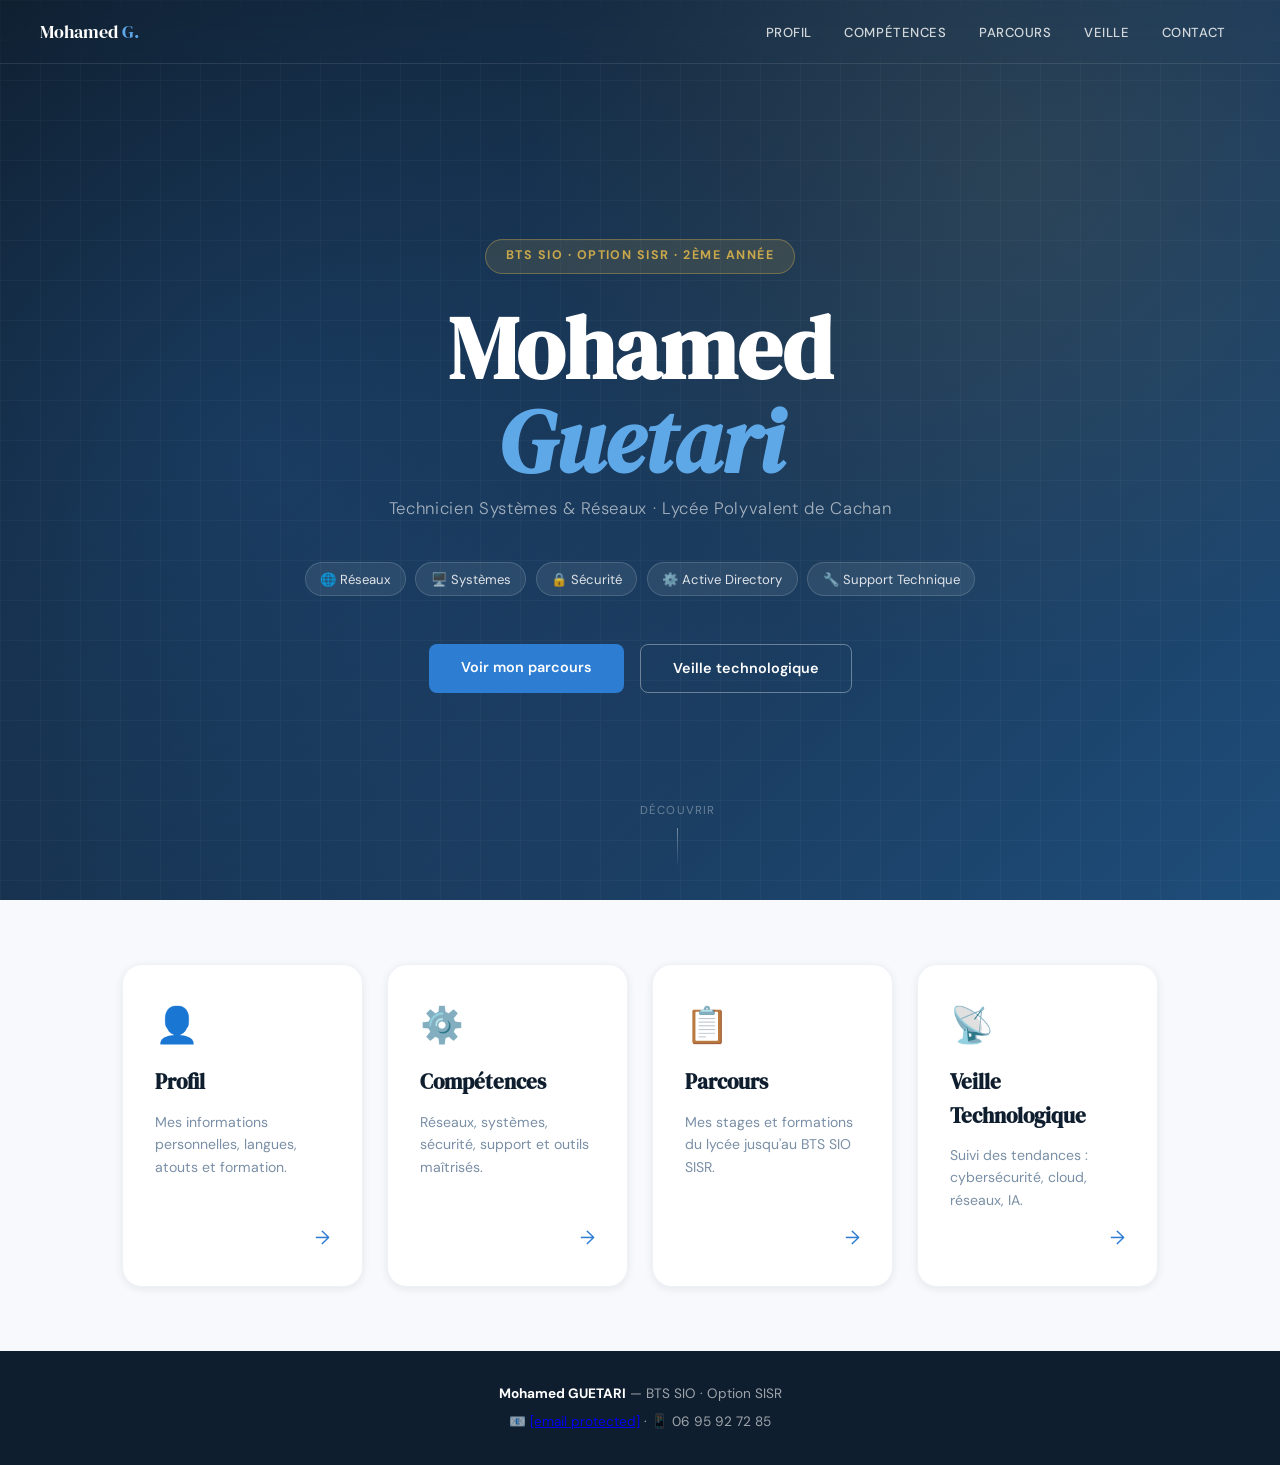
<file: index.html>
<!DOCTYPE html>
<html lang="fr">
<head>
<meta charset="UTF-8">
<meta name="viewport" content="width=device-width, initial-scale=1.0">
<title>Portfolio – Mohamed GUETARI</title>
<link rel="stylesheet" href="shared.css">
<style>
body { padding-top: 0; }
#hero {
  min-height: 100vh;
  background: linear-gradient(135deg, var(--navy) 0%, var(--blue) 60%, #1e4d7a 100%);
  display: flex; align-items: center; justify-content: center;
  text-align: center; padding: 6rem 2rem 4rem;
  position: relative; overflow: hidden;
}
#hero::before {
  content: ''; position: absolute; inset: 0;
  background-image:
    radial-gradient(circle at 20% 50%, rgba(45,125,210,0.18) 0%, transparent 50%),
    radial-gradient(circle at 80% 20%, rgba(201,168,76,0.1) 0%, transparent 40%);
}
.hero-grid {
  position: absolute; inset: 0; opacity: 0.04;
  background-image: linear-gradient(var(--gray-300) 1px, transparent 1px),
                    linear-gradient(90deg, var(--gray-300) 1px, transparent 1px);
  background-size: 40px 40px;
}
.hero-content { position: relative; z-index: 1; max-width: 720px; }
.hero-badge {
  display: inline-block;
  background: rgba(201,168,76,0.15); border: 1px solid rgba(201,168,76,0.4);
  color: var(--gold); font-size: 0.78rem; font-weight: 700;
  letter-spacing: 0.12em; text-transform: uppercase;
  padding: 0.4rem 1.2rem; border-radius: 50px; margin-bottom: 1.8rem;
  animation: fadeUp 0.6s ease both;
}
.hero-name {
  font-family: 'DM Serif Display', serif;
  font-size: clamp(3rem, 8vw, 5.5rem);
  color: white; line-height: 1.05; margin-bottom: 0.5rem;
  animation: fadeUp 0.6s 0.1s ease both;
}
.hero-name em { color: var(--accent-light); font-style: italic; }
.hero-title {
  font-size: 1.05rem; color: rgba(255,255,255,0.6);
  font-weight: 300; margin-bottom: 2.5rem;
  animation: fadeUp 0.6s 0.2s ease both;
  letter-spacing: 0.04em;
}
.hero-tags {
  display: flex; flex-wrap: wrap; gap: 0.6rem;
  justify-content: center; margin-bottom: 3rem;
  animation: fadeUp 0.6s 0.3s ease both;
}
.tag {
  background: rgba(255,255,255,0.08); border: 1px solid rgba(255,255,255,0.15);
  color: rgba(255,255,255,0.85); font-size: 0.82rem;
  padding: 0.35rem 0.9rem; border-radius: 50px;
}
.hero-cta {
  display: flex; gap: 1rem; flex-wrap: wrap; justify-content: center;
  animation: fadeUp 0.6s 0.4s ease both;
}
.btn {
  display: inline-block; padding: 0.75rem 2rem;
  border-radius: 8px; font-weight: 600; font-size: 0.9rem;
  text-decoration: none; transition: all 0.25s;
}
.btn-primary { background: var(--accent); color: white; }
.btn-primary:hover { background: var(--accent-light); transform: translateY(-2px); box-shadow: 0 8px 20px rgba(45,125,210,0.4); }
.btn-outline { background: transparent; border: 1.5px solid rgba(255,255,255,0.35); color: white; }
.btn-outline:hover { border-color: white; transform: translateY(-2px); }

.hero-scroll {
  position: absolute; bottom: 2rem; left: 50%; transform: translateX(-50%);
  display: flex; flex-direction: column; align-items: center; gap: 0.5rem;
  animation: fadeUp 0.6s 0.9s ease both;
}
.hero-scroll span { color: rgba(255,255,255,0.35); font-size: 0.72rem; letter-spacing: 0.1em; text-transform: uppercase; }
.scroll-line {
  width: 1px; height: 40px;
  background: linear-gradient(to bottom, rgba(255,255,255,0.4), transparent);
  animation: scrollPulse 2s ease-in-out infinite;
}
@keyframes scrollPulse { 0%,100%{opacity:.4} 50%{opacity:1} }

/* NAV inside hero page */
nav { background: transparent; border-bottom: 1px solid rgba(255,255,255,0.1); box-shadow: none; }
nav.scrolled { background: rgba(255,255,255,0.95); border-bottom-color: var(--gray-100); box-shadow: var(--shadow-sm); }
nav.scrolled .nav-logo { color: var(--navy); }
nav.scrolled .nav-links a { color: var(--gray-700); }
.nav-logo-hero { font-family: 'DM Serif Display', serif; font-size: 1.15rem; color: white; text-decoration: none; }
.nav-logo-hero span { color: var(--accent-light); }
.nav-links-hero a { color: rgba(255,255,255,0.8); }
.nav-links-hero a:hover { color: white; background: rgba(255,255,255,0.1); }

/* CARDS GRID */
.pages-grid {
  display: grid; grid-template-columns: repeat(auto-fit, minmax(230px, 1fr));
  gap: 1.5rem; max-width: 1100px; margin: 4rem auto; padding: 0 2rem;
}
.page-card {
  background: white; border-radius: var(--radius-lg);
  padding: 2rem; text-decoration: none; color: var(--text);
  border: 1px solid var(--gray-100); box-shadow: var(--shadow-sm);
  transition: all 0.25s; display: flex; flex-direction: column; gap: 0.75rem;
  animation: fadeUp 0.5s ease both;
}
.page-card:hover { transform: translateY(-5px); box-shadow: var(--shadow-lg); border-color: var(--accent-light); }
.page-card-icon { font-size: 2.2rem; }
.page-card h3 { font-family: 'DM Serif Display', serif; font-size: 1.3rem; color: var(--navy); }
.page-card p { font-size: 0.88rem; color: var(--gray-500); flex: 1; }
.page-card-arrow { font-size: 1.2rem; color: var(--accent); align-self: flex-end; transition: transform 0.2s; }
.page-card:hover .page-card-arrow { transform: translateX(4px); }
</style>
</head>
<body>
<nav id="mainNav">
  <a href="index.html" class="nav-logo-hero">Mohamed <span>G.</span></a>
  <ul class="nav-links nav-links-hero">
    <li><a href="profil.html">Profil</a></li>
    <li><a href="competences.html">Compétences</a></li>
    <li><a href="parcours.html">Parcours</a></li>
    <li><a href="veille.html">Veille</a></li>
    <li><a href="contact on website.html">Contact</a></li>
  </ul>
</nav>

<section id="hero">
  <div class="hero-grid"></div>
  <div class="hero-content">
    <div class="hero-badge">BTS SIO · Option SISR · 2ème année</div>
    <h1 class="hero-name">Mohamed<br><em>Guetari</em></h1>
    <p class="hero-title">Technicien Systèmes & Réseaux · Lycée Polyvalent de Cachan</p>
    <div class="hero-tags">
      <span class="tag">🌐 Réseaux</span>
      <span class="tag">🖥️ Systèmes</span>
      <span class="tag">🔒 Sécurité</span>
      <span class="tag">⚙️ Active Directory</span>
      <span class="tag">🔧 Support Technique</span>
    </div>
    <div class="hero-cta">
      <a href="parcours.html" class="btn btn-primary">Voir mon parcours</a>
      <a href="veille.html" class="btn btn-outline">Veille technologique</a>
    </div>
  </div>
  <div class="hero-scroll">
    <span>Découvrir</span>
    <div class="scroll-line"></div>
  </div>
</section>

<div class="pages-grid">
  <a href="profil.html" class="page-card" style="animation-delay:0.1s">
    <div class="page-card-icon">👤</div>
    <h3>Profil</h3>
    <p>Mes informations personnelles, langues, atouts et formation.</p>
    <div class="page-card-arrow">→</div>
  </a>
  <a href="competences.html" class="page-card" style="animation-delay:0.2s">
    <div class="page-card-icon">⚙️</div>
    <h3>Compétences</h3>
    <p>Réseaux, systèmes, sécurité, support et outils maîtrisés.</p>
    <div class="page-card-arrow">→</div>
  </a>
  <a href="parcours.html" class="page-card" style="animation-delay:0.3s">
    <div class="page-card-icon">📋</div>
    <h3>Parcours</h3>
    <p>Mes stages et formations du lycée jusqu'au BTS SIO SISR.</p>
    <div class="page-card-arrow">→</div>
  </a>
  <a href="veille.html" class="page-card" style="animation-delay:0.4s">
    <div class="page-card-icon">📡</div>
    <h3>Veille Technologique</h3>
    <p>Suivi des tendances : cybersécurité, cloud, réseaux, IA.</p>
    <div class="page-card-arrow">→</div>
  </a>
</div>

<footer>
  <p><strong>Mohamed GUETARI</strong> — BTS SIO · Option SISR</p>
  <p style="margin-top:0.4rem">📧 <a href="/cdn-cgi/l/email-protection" class="__cf_email__" data-cfemail="a0cdcfc8c1cdc5c4c7d5c5d4c1d2c99695e0c7cdc1c9cc8ec3cfcd">[email&#160;protected]</a> · 📱 06 95 92 72 85</p>
</footer>

<script data-cfasync="false" src="/cdn-cgi/scr
</file>
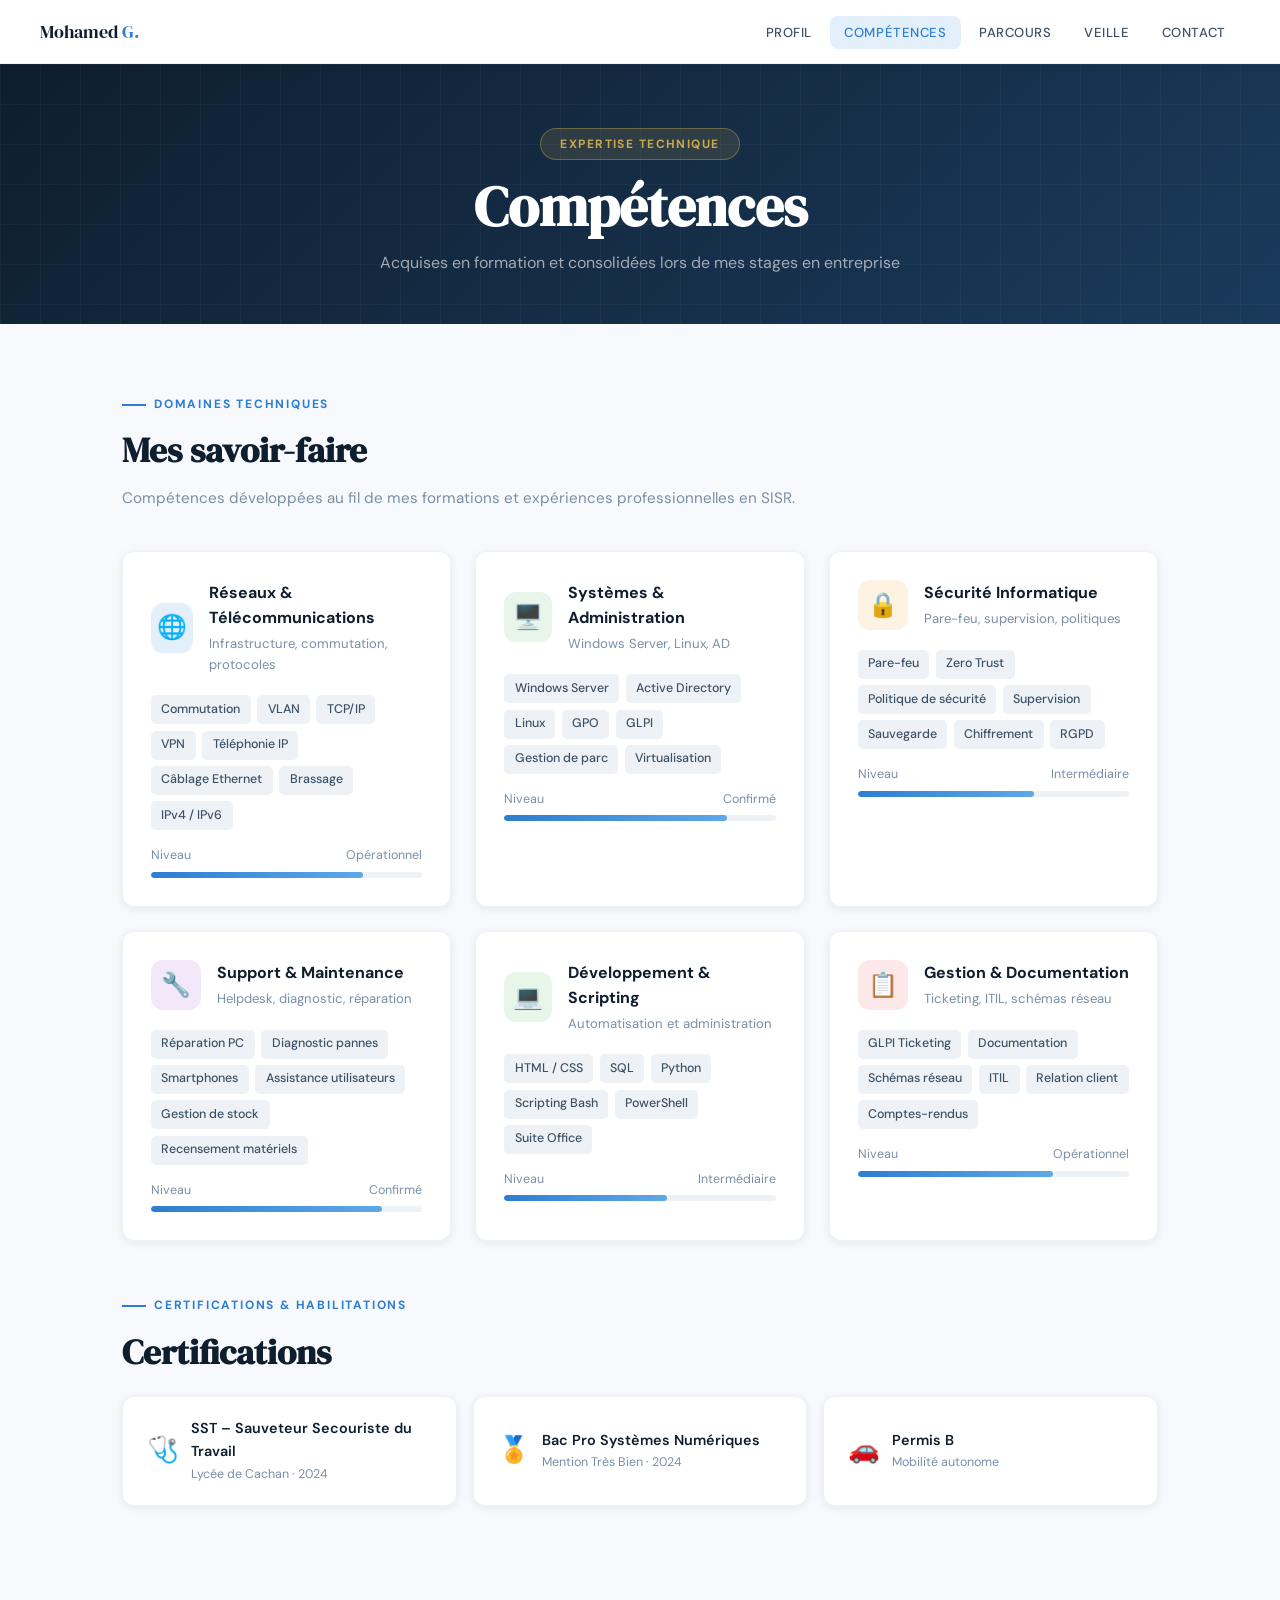
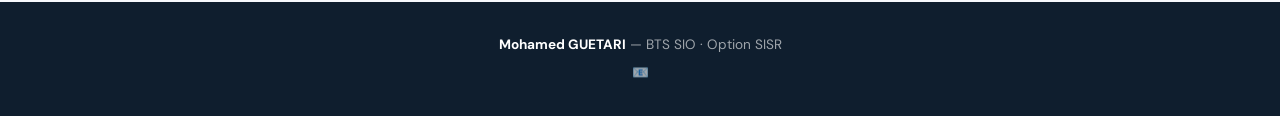
<file: competences.html>
<!DOCTYPE html>
<html lang="fr">
<head>
<meta charset="UTF-8">
<meta name="viewport" content="width=device-width, initial-scale=1.0">
<title>Compétences – Mohamed GUETARI</title>
<link rel="stylesheet" href="shared.css">
<style>
.skills-grid { display: grid; grid-template-columns: repeat(auto-fit, minmax(300px, 1fr)); gap: 1.5rem; margin-bottom: 3rem; }
.skill-card {
  background: white; border-radius: var(--radius); padding: 1.75rem;
  border: 1px solid var(--gray-100); box-shadow: var(--shadow-sm);
  transition: transform 0.25s, box-shadow 0.25s;
}
.skill-card:hover { transform: translateY(-4px); box-shadow: var(--shadow-md); }
.skill-card-top { display: flex; align-items: center; gap: 1rem; margin-bottom: 1.25rem; }
.skill-icon {
  width: 50px; height: 50px; border-radius: 12px;
  display: flex; align-items: center; justify-content: center; font-size: 1.5rem;
}
.skill-card h3 { font-size: 1rem; font-weight: 700; color: var(--navy); }
.skill-card .skill-desc { font-size: 0.82rem; color: var(--gray-500); margin-top: 0.15rem; }
.skill-tags { display: flex; flex-wrap: wrap; gap: 0.4rem; }
.skill-tag {
  background: var(--gray-100); color: var(--gray-700);
  font-size: 0.78rem; padding: 0.28rem 0.65rem; border-radius: 5px; font-weight: 500;
}

/* Barre de niveau */
.skill-bar { margin-top: 1rem; }
.skill-bar-label { display: flex; justify-content: space-between; font-size: 0.78rem; color: var(--gray-500); margin-bottom: 0.35rem; }
.skill-bar-track { height: 6px; background: var(--gray-100); border-radius: 50px; overflow: hidden; }
.skill-bar-fill { height: 100%; border-radius: 50px; background: linear-gradient(90deg, var(--accent), var(--accent-light)); transition: width 1.2s cubic-bezier(.4,0,.2,1); }

/* Tableau certifications */
.cert-section { margin-top: 1rem; }
.cert-grid { display: grid; grid-template-columns: repeat(auto-fit, minmax(220px, 1fr)); gap: 1rem; }
.cert-card {
  background: white; border-radius: var(--radius); padding: 1.25rem 1.5rem;
  border: 1px solid var(--gray-100); display: flex; gap: 0.75rem; align-items: center;
  box-shadow: var(--shadow-sm);
}
.cert-card-icon { font-size: 1.6rem; }
.cert-name { font-weight: 600; color: var(--navy); font-size: 0.9rem; }
.cert-sub { font-size: 0.78rem; color: var(--gray-500); margin-top: 0.1rem; }
</style>
</head>
<body>
<nav>
  <a href="index.html" class="nav-logo">Mohamed <span>G.</span></a>
  <ul class="nav-links">
    <li><a href="profil.html">Profil</a></li>
    <li><a href="competences.html" class="active">Compétences</a></li>
    <li><a href="parcours.html">Parcours</a></li>
    <li><a href="veille.html">Veille</a></li>
    <li><a href="contact on website.html">Contact</a></li>
  </ul>
</nav>

<div class="page-header">
  <div class="page-header-badge">Expertise technique</div>
  <h1>Compétences</h1>
  <p>Acquises en formation et consolidées lors de mes stages en entreprise</p>
</div>

<div class="content">

  <div class="section-label">Domaines techniques</div>
  <h2 class="section-title">Mes savoir-faire</h2>
  <p class="section-sub">Compétences développées au fil de mes formations et expériences professionnelles en SISR.</p>

  <div class="skills-grid">

    <div class="skill-card fade" style="animation-delay:0.05s">
      <div class="skill-card-top">
        <div class="skill-icon" style="background:#e3f0fb">🌐</div>
        <div><h3>Réseaux & Télécommunications</h3><div class="skill-desc">Infrastructure, commutation, protocoles</div></div>
      </div>
      <div class="skill-tags">
        <span class="skill-tag">Commutation</span>
        <span class="skill-tag">VLAN</span>
        <span class="skill-tag">TCP/IP</span>
        <span class="skill-tag">VPN</span>
        <span class="skill-tag">Téléphonie IP</span>
        <span class="skill-tag">Câblage Ethernet</span>
        <span class="skill-tag">Brassage</span>
        <span class="skill-tag">IPv4 / IPv6</span>
      </div>
      <div class="skill-bar">
        <div class="skill-bar-label"><span>Niveau</span><span>Opérationnel</span></div>
        <div class="skill-bar-track"><div class="skill-bar-fill" style="width:78%"></div></div>
      </div>
    </div>

    <div class="skill-card fade" style="animation-delay:0.1s">
      <div class="skill-card-top">
        <div class="skill-icon" style="background:#e8f5e9">🖥️</div>
        <div><h3>Systèmes & Administration</h3><div class="skill-desc">Windows Server, Linux, AD</div></div>
      </div>
      <div class="skill-tags">
        <span class="skill-tag">Windows Server</span>
        <span class="skill-tag">Active Directory</span>
        <span class="skill-tag">Linux</span>
        <span class="skill-tag">GPO</span>
        <span class="skill-tag">GLPI</span>
        <span class="skill-tag">Gestion de parc</span>
        <span class="skill-tag">Virtualisation</span>
      </div>
      <div class="skill-bar">
        <div class="skill-bar-label"><span>Niveau</span><span>Confirmé</span></div>
        <div class="skill-bar-track"><div class="skill-bar-fill" style="width:82%"></div></div>
      </div>
    </div>

    <div class="skill-card fade" style="animation-delay:0.15s">
      <div class="skill-card-top">
        <div class="skill-icon" style="background:#fef3e2">🔒</div>
        <div><h3>Sécurité Informatique</h3><div class="skill-desc">Pare-feu, supervision, politiques</div></div>
      </div>
      <div class="skill-tags">
        <span class="skill-tag">Pare-feu</span>
        <span class="skill-tag">Zero Trust</span>
        <span class="skill-tag">Politique de sécurité</span>
        <span class="skill-tag">Supervision</span>
        <span class="skill-tag">Sauvegarde</span>
        <span class="skill-tag">Chiffrement</span>
        <span class="skill-tag">RGPD</span>
      </div>
      <div class="skill-bar">
        <div class="skill-bar-label"><span>Niveau</span><span>Intermédiaire</span></div>
        <div class="skill-bar-track"><div class="skill-bar-fill" style="width:65%"></div></div>
      </div>
    </div>

    <div class="skill-card fade" style="animation-delay:0.2s">
      <div class="skill-card-top">
        <div class="skill-icon" style="background:#f3e8f9">🔧</div>
        <div><h3>Support & Maintenance</h3><div class="skill-desc">Helpdesk, diagnostic, réparation</div></div>
      </div>
      <div class="skill-tags">
        <span class="skill-tag">Réparation PC</span>
        <span class="skill-tag">Diagnostic pannes</span>
        <span class="skill-tag">Smartphones</span>
        <span class="skill-tag">Assistance utilisateurs</span>
        <span class="skill-tag">Gestion de stock</span>
        <span class="skill-tag">Recensement matériels</span>
      </div>
      <div class="skill-bar">
        <div class="skill-bar-label"><span>Niveau</span><span>Confirmé</span></div>
        <div class="skill-bar-track"><div class="skill-bar-fill" style="width:85%"></div></div>
      </div>
    </div>

    <div class="skill-card fade" style="animation-delay:0.25s">
      <div class="skill-card-top">
        <div class="skill-icon" style="background:#e8f5e9">💻</div>
        <div><h3>Développement & Scripting</h3><div class="skill-desc">Automatisation et administration</div></div>
      </div>
      <div class="skill-tags">
        <span class="skill-tag">HTML / CSS</span>
        <span class="skill-tag">SQL</span>
        <span class="skill-tag">Python</span>
        <span class="skill-tag">Scripting Bash</span>
        <span class="skill-tag">PowerShell</span>
        <span class="skill-tag">Suite Office</span>
      </div>
      <div class="skill-bar">
        <div class="skill-bar-label"><span>Niveau</span><span>Intermédiaire</span></div>
        <div class="skill-bar-track"><div class="skill-bar-fill" style="width:60%"></div></div>
      </div>
    </div>

    <div class="skill-card fade" style="animation-delay:0.3s">
      <div class="skill-card-top">
        <div class="skill-icon" style="background:#fce8e8">📋</div>
        <div><h3>Gestion & Documentation</h3><div class="skill-desc">Ticketing, ITIL, schémas réseau</div></div>
      </div>
      <div class="skill-tags">
        <span class="skill-tag">GLPI Ticketing</span>
        <span class="skill-tag">Documentation</span>
        <span class="skill-tag">Schémas réseau</span>
        <span class="skill-tag">ITIL</span>
        <span class="skill-tag">Relation client</span>
        <span class="skill-tag">Comptes-rendus</span>
      </div>
      <div class="skill-bar">
        <div class="skill-bar-label"><span>Niveau</span><span>Opérationnel</span></div>
        <div class="skill-bar-track"><div class="skill-bar-fill" style="width:72%"></div></div>
      </div>
    </div>

  </div>

  <!-- Certifications / formations complémentaires -->
  <div class="section-label">Certifications & habilitations</div>
  <h2 class="section-title">Certifications</h2>
  <div class="cert-grid cert-section fade">
    <div class="cert-card">
      <div class="cert-card-icon">🩺</div>
      <div><div class="cert-name">SST – Sauveteur Secouriste du Travail</div><div class="cert-sub">Lycée de Cachan · 2024</div></div>
    </div>
    <div class="cert-card">
      <div class="cert-card-icon">🏅</div>
      <div><div class="cert-name">Bac Pro Systèmes Numériques</div><div class="cert-sub">Mention Très Bien · 2024</div></div>
    </div>
    <div class="cert-card">
      <div class="cert-card-icon">🚗</div>
      <div><div class="cert-name">Permis B</div><div class="cert-sub">Mobilité autonome</div></div>
    </div>
  </div>

</div>

<footer>
  <p><strong>Mohamed GUETARI</strong> — BTS SIO · Option SISR</p>
  <p style="margin-top:0.4rem">📧 <a href="/cdn-cgi/l/email-protection" class="__cf_email__" data-cfemail="bbd6d4d
</file>
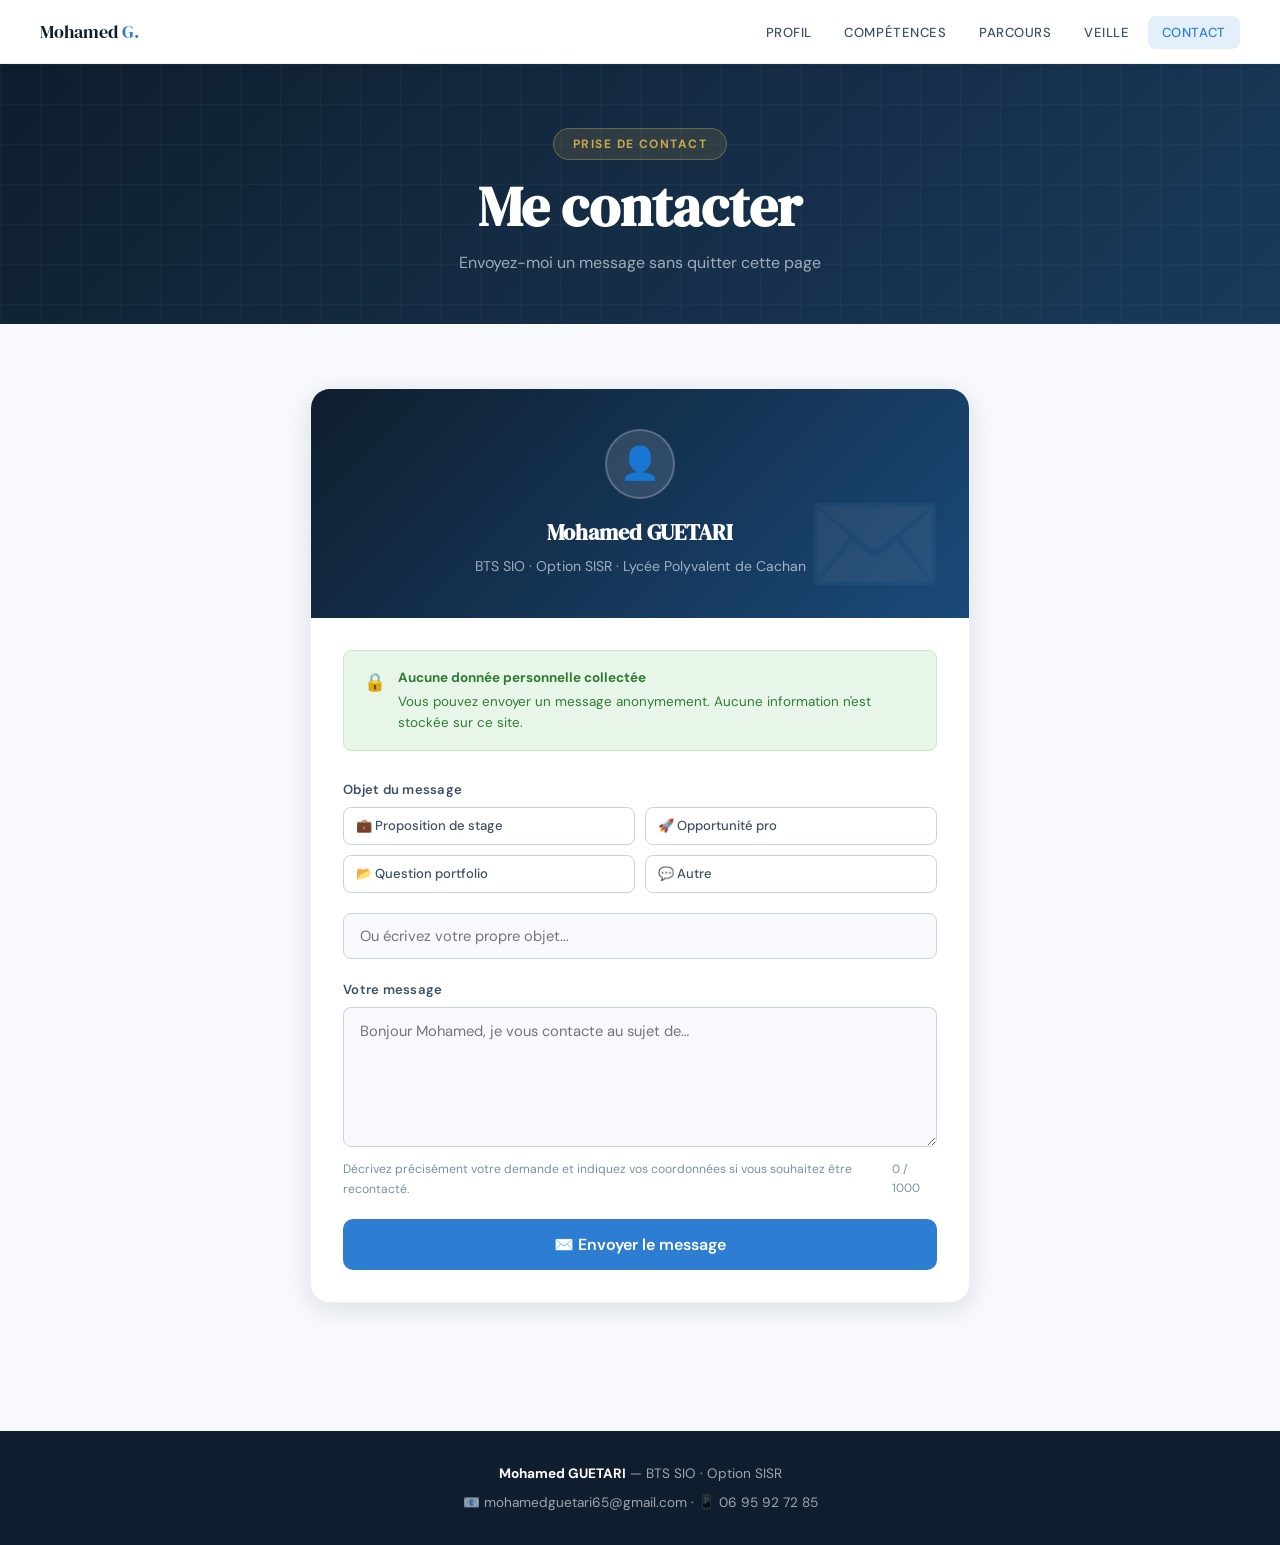
<file: contact on website.html>
<!DOCTYPE html>
<html lang="fr">
<head>
<meta charset="UTF-8">
<meta name="viewport" content="width=device-width, initial-scale=1.0">
<title>Contact – Mohamed GUETARI</title>
<link rel="stylesheet" href="shared.css">
<style>

.contact-wrapper { max-width: 660px; margin: 0 auto; }

.contact-card {
  background: white; border-radius: var(--radius-lg);
  border: 1px solid var(--gray-100); box-shadow: var(--shadow-md);
  overflow: hidden; margin-bottom: 2rem;
}

.contact-card-top {
  background: linear-gradient(135deg, var(--navy), #1a4a7a);
  padding: 2.5rem; text-align: center; position: relative; overflow: hidden;
}
.contact-card-top::before {
  content: '✉️'; position: absolute; right: 1.5rem; bottom: -1rem;
  font-size: 7rem; opacity: 0.07; pointer-events: none;
}
.contact-avatar {
  width: 70px; height: 70px; border-radius: 50%;
  background: rgba(255,255,255,0.12); border: 2px solid rgba(255,255,255,0.2);
  display: flex; align-items: center; justify-content: center;
  font-size: 2rem; margin: 0 auto 1rem;
}
.contact-card-top h2 { font-family: 'DM Serif Display', serif; color: white; font-size: 1.4rem; }
.contact-card-top p { color: rgba(255,255,255,0.6); font-size: 0.88rem; margin-top: 0.3rem; }

.contact-card-body { padding: 2rem; }

/* NOTICE */
.privacy-notice {
  display: flex; gap: 0.75rem; align-items: flex-start;
  background: #e8f5e9; border: 1px solid #c8e6c9;
  border-radius: 8px; padding: 1rem 1.25rem;
  margin-bottom: 1.75rem; font-size: 0.84rem; color: #2e7d32;
}
.privacy-notice span { font-size: 1.1rem; flex-shrink: 0; margin-top: 0.05rem; }
.privacy-notice strong { display: block; margin-bottom: 0.15rem; }

/* SUJETS */
.form-label {
  display: block; font-size: 0.82rem; font-weight: 600;
  color: var(--gray-700); margin-bottom: 0.45rem; letter-spacing: 0.02em;
}
.subject-grid {
  display: grid; grid-template-columns: 1fr 1fr; gap: 0.6rem; margin-bottom: 1.25rem;
}
.subject-btn {
  padding: 0.6rem 0.75rem; border-radius: 8px;
  border: 1.5px solid var(--gray-300); background: white;
  font-family: 'DM Sans', sans-serif; font-size: 0.82rem;
  font-weight: 500; color: var(--gray-700); cursor: pointer;
  transition: all 0.2s; text-align: left; display: flex; align-items: center; gap: 0.5rem;
}
.subject-btn:hover { border-color: var(--accent); color: var(--accent); background: #f0f7ff; }
.subject-btn.selected { border-color: var(--accent); background: #e3f0fb; color: var(--accent); font-weight: 600; }

/* FORM */
.form-group { margin-bottom: 1.25rem; }
.form-input, .form-textarea {
  width: 100%; padding: 0.75rem 1rem;
  border: 1.5px solid var(--gray-300); border-radius: 8px;
  font-family: 'DM Sans', sans-serif; font-size: 0.92rem; color: var(--text);
  background: var(--off-white); transition: border-color 0.2s, box-shadow 0.2s;
  outline: none;
}
.form-input:focus, .form-textarea:focus {
  border-color: var(--accent);
  box-shadow: 0 0 0 3px rgba(45,125,210,0.12);
  background: white;
}
.form-input.error { border-color: #e53935; }
.form-textarea { resize: vertical; min-height: 140px; line-height: 1.6; }
.field-footer { display: flex; justify-content: space-between; margin-top: 0.35rem; }
.form-hint { font-size: 0.76rem; color: var(--gray-500); }
.char-count { font-size: 0.75rem; color: var(--gray-500); }
.char-count.warn { color: #d4830a; }

/* BOUTON */
.btn-send {
  width: 100%; padding: 0.95rem;
  background: var(--accent); color: white; border: none;
  border-radius: 10px; font-family: 'DM Sans', sans-serif;
  font-size: 1rem; font-weight: 600; cursor: pointer;
  transition: all 0.25s; display: flex; align-items: center;
  justify-content: center; gap: 0.6rem; margin-top: 0.5rem;
}
.btn-send:hover:not(:disabled) { background: var(--accent-light); transform: translateY(-2px); box-shadow: 0 8px 20px rgba(45,125,210,0.35); }
.btn-send:disabled { opacity: 0.65; cursor: not-allowed; transform: none; }

/* SPINNER */
.spinner {
  width: 18px; height: 18px; border: 2.5px solid rgba(255,255,255,0.4);
  border-top-color: white; border-radius: 50%;
  animation: spin 0.7s linear infinite; display: none;
}
@keyframes spin { to { transform: rotate(360deg); } }

/* STATES */
#formView, #successView, #errorView { transition: opacity 0.3s; }
#successView, #errorView { display: none; text-align: center; padding: 3rem 2rem; }

.state-icon { font-size: 3.5rem; margin-bottom: 1rem; }
.state-title { font-family: 'DM Serif Display', serif; font-size: 1.6rem; color: var(--navy); margin-bottom: 0.5rem; }
.state-sub { color: var(--gray-500); font-size: 0.92rem; line-height: 1.65; }

.btn-reset {
  display: inline-block; margin-top: 1.5rem;
  padding: 0.65rem 1.75rem; background: var(--accent); color: white;
  border-radius: 8px; font-weight: 600; font-size: 0.88rem;
  border: none; cursor: pointer; font-family: 'DM Sans', sans-serif;
  transition: background 0.2s;
}
.btn-reset:hover { background: var(--accent-light); }

@media (max-width: 500px) {
  .subject-grid { grid-template-columns: 1fr; }
}
</style>
</head>
<body>
<nav>
  <a href="index.html" class="nav-logo">Mohamed <span>G.</span></a>
  <ul class="nav-links">
    <li><a href="profil.html">Profil</a></li>
    <li><a href="competences.html">Compétences</a></li>
    <li><a href="parcours.html">Parcours</a></li>
    <li><a href="veille.html">Veille</a></li>
    <li><a href="contact.html" class="active">Contact</a></li>
  </ul>
</nav>

<div class="page-header">
  <div class="page-header-badge">Prise de contact</div>
  <h1>Me contacter</h1>
  <p>Envoyez-moi un message sans quitter cette page</p>
</div>

<div class="content">
  <div class="contact-wrapper">
    <div class="contact-card fade">

      <div class="contact-card-top">
        <div class="contact-avatar">👤</div>
        <h2>Mohamed GUETARI</h2>
        <p>BTS SIO · Option SISR · Lycée Polyvalent de Cachan</p>
      </div>

      <div class="contact-card-body">

        <!-- FORMULAIRE -->
        <div id="formView">
          <div class="privacy-notice">
            <span>🔒</span>
            <div>
              <strong>Aucune donnée personnelle collectée</strong>
              Vous pouvez envoyer un message anonymement. Aucune information n'est stockée sur ce site.
            </div>
          </div>

          <div class="form-group">
            <div class="form-label">Objet du message</div>
            <div class="subject-grid">
              <button type="button" class="subject-btn" onclick="selectSubject(this, 'Proposition de stage')">💼 Proposition de stage</button>
              <button type="button" class="subject-btn" onclick="selectSubject(this, 'Opportunité professionnelle')">🚀 Opportunité pro</button>
              <button type="button" class="subject-btn" onclick="selectSubject(this, 'Question sur le portfolio')">📂 Question portfolio</button>
              <button type="button" class="subject-btn" onclick="selectSubject(this, 'Autre')">💬 Autre</button>
            </div>
            <input type="text" class="form-input" id="subjectInput" placeholder="Ou écrivez votre propre objet..." oninput="onSubjectType()">
          </div>

          <div class="form-group">
            <label class="form-label" for="messageInput">Votre message</label>
            <textarea class="form-textarea" id="messageInput" placeholder="Bonjour Mohamed, je vous contacte au sujet de…" maxlength="1000" oninput="updateCharCount()"></textarea>
            <div class="field-footer">
              <span class="form-hint">Décrivez précisément votre demande et indiquez vos coordonnées si vous souhaitez être recontacté.</span>
              <span class="char-count" id="charCount">0 / 1000</span>
            </div>
          </div>

          <button class="btn-send" id="sendBtn" onclick="sendMessage()">
            <div class="spinner" id="spinner"></div>
            <span id="btnLabel">✉️ Envoyer le message</span>
          </button>
        </div>

        <!-- SUCCÈS -->
        <div id="successView">
          <div class="state-icon">🎉</div>
          <div class="state-title">Message envoyé !</div>
          <p class="state-sub">Votre message a bien été transmis à Mohamed.<br>Il vous répondra dans les plus brefs délais.</p>
          <button class="btn-reset" onclick="resetForm()">← Envoyer un autre message</button>
        </div>

        <!-- ERREUR -->
        <div id="errorView">
          <div class="state-icon">😕</div>
          <div class="state-title">Une erreur est survenue</div>
          <p class="state-sub">Le message n'a pas pu être envoyé.<br>Veuillez réessayer dans quelques instants.</p>
          <button class="btn-reset" onclick="showForm()">← Réessayer</button>
        </div>

      </div>
    </div>
  </div>
</div>

<footer>
  <p><strong>Mohamed GUETARI</strong> — BTS SIO · Option SISR</p>
  <p style="margin-top:0.4rem">📧 mohamedguetari65@gmail.com · 📱 06 95 92 72 85</p>
</footer>

<script>
  const WEB3FORMS_KEY = '5abd62c2-dbc1-4d1c-a6fa-7082db022bd6';
  let selectedSubject = '';

  function selectSubject(btn, value) {
    document.querySelectorAll('.subject-btn').forEach(b => b.classList.remove('selected'));
    btn.classList.add('selected');
    selectedSubject = value;
    document.getElementById('subjectInput').value = value;
    document.getElementById('subjectInput').classList.remove('error');
  }

  function onSubjectType() {
    selectedSubject = document.getElementById('subjectInput').value;
    document.querySelectorAll('.subject-btn').forEach(b => b.classList.remove('selected'));
    document.getElementById('subjectInput').classList.remove('error');
  }

  function updateCharCount() {
    const len = document.getElementById('messageInput').value.length;
    const el = document.getElementById('charCount');
    el.textContent = len + ' / 1000';
    el.classList.toggle('warn', len > 850);
    document.getElementById('messageInput').classList.remove('error');
  }

  function setLoading(state) {
    const btn = document.getElementById('sendBtn');
    const spinner = document.getElementById('spinner');
    const label = document.getElementById('btnLabel');
    btn.disabled = state;
    spinner.style.display = state ? 'block' : 'none';
    label.textContent = state ? 'Envoi en cours…' : '✉️ Envoyer le message';
  }

  async function sendMessage() {
    const subject = document.getElementById('subjectInput').value.trim() || selectedSubject;
    const message = document.getElementById('messageInput').value.trim();

    let valid = true;
    if (!subject) {
      document.getElementById('subjectInput').classList.add('error');
      document.getElementById('subjectInput').focus();
      valid = false;
    }
    if (!message) {
      document.getElementById('messageInput').classList.add('error');
      if (valid) document.getElementById('messageInput').focus();
      valid = false;
    }
    if (!valid) return;

    setLoading(true);

    try {
      const response = await fetch('https://api.web3forms.com/submit', {
        method: 'POST',
        headers: { 'Content-Type': 'application/json', 'Accept': 'application/json' },
        body: JSON.stringify({
          access_key: WEB3FORMS_KEY,
          subject: '[Portfolio] ' + subject,
          message: message,
          from_name: 'Visiteur du portfolio'
        })
      });

      const data = await response.json();
      setLoading(false);

      if (data.success) {
        document.getElementById('formView').style.display = 'none';
        document.getElementById('successView').style.display = 'block';
      } else {
        showError();
      }
    } catch (e) {
      setLoading(false);
      showError();
    }
  }

  function showError() {
    document.getElementById('formView').style.display = 'none';
    document.getElementById('errorView').style.display = 'block';
  }

  function showForm() {
    document.getElementById('errorView').style.display = 'none';
    document.getElementById('formView').style.display = 'block';
  }

  function resetForm() {
    document.getElementById('subjectInput').value = '';
    document.getElementById('messageInput').value = '';
    document.querySelectorAll('.subject-btn').forEach(b => b.classList.remove('selected'));
    document.getElementById('charCount').textContent = '0 / 1000';
    selectedSubject = '';
    document.getElementById('successView').style.display = 'none';
    document.getElementById('formView').style.display = 'block';
  }
</script>
</body>
</html>
</file>
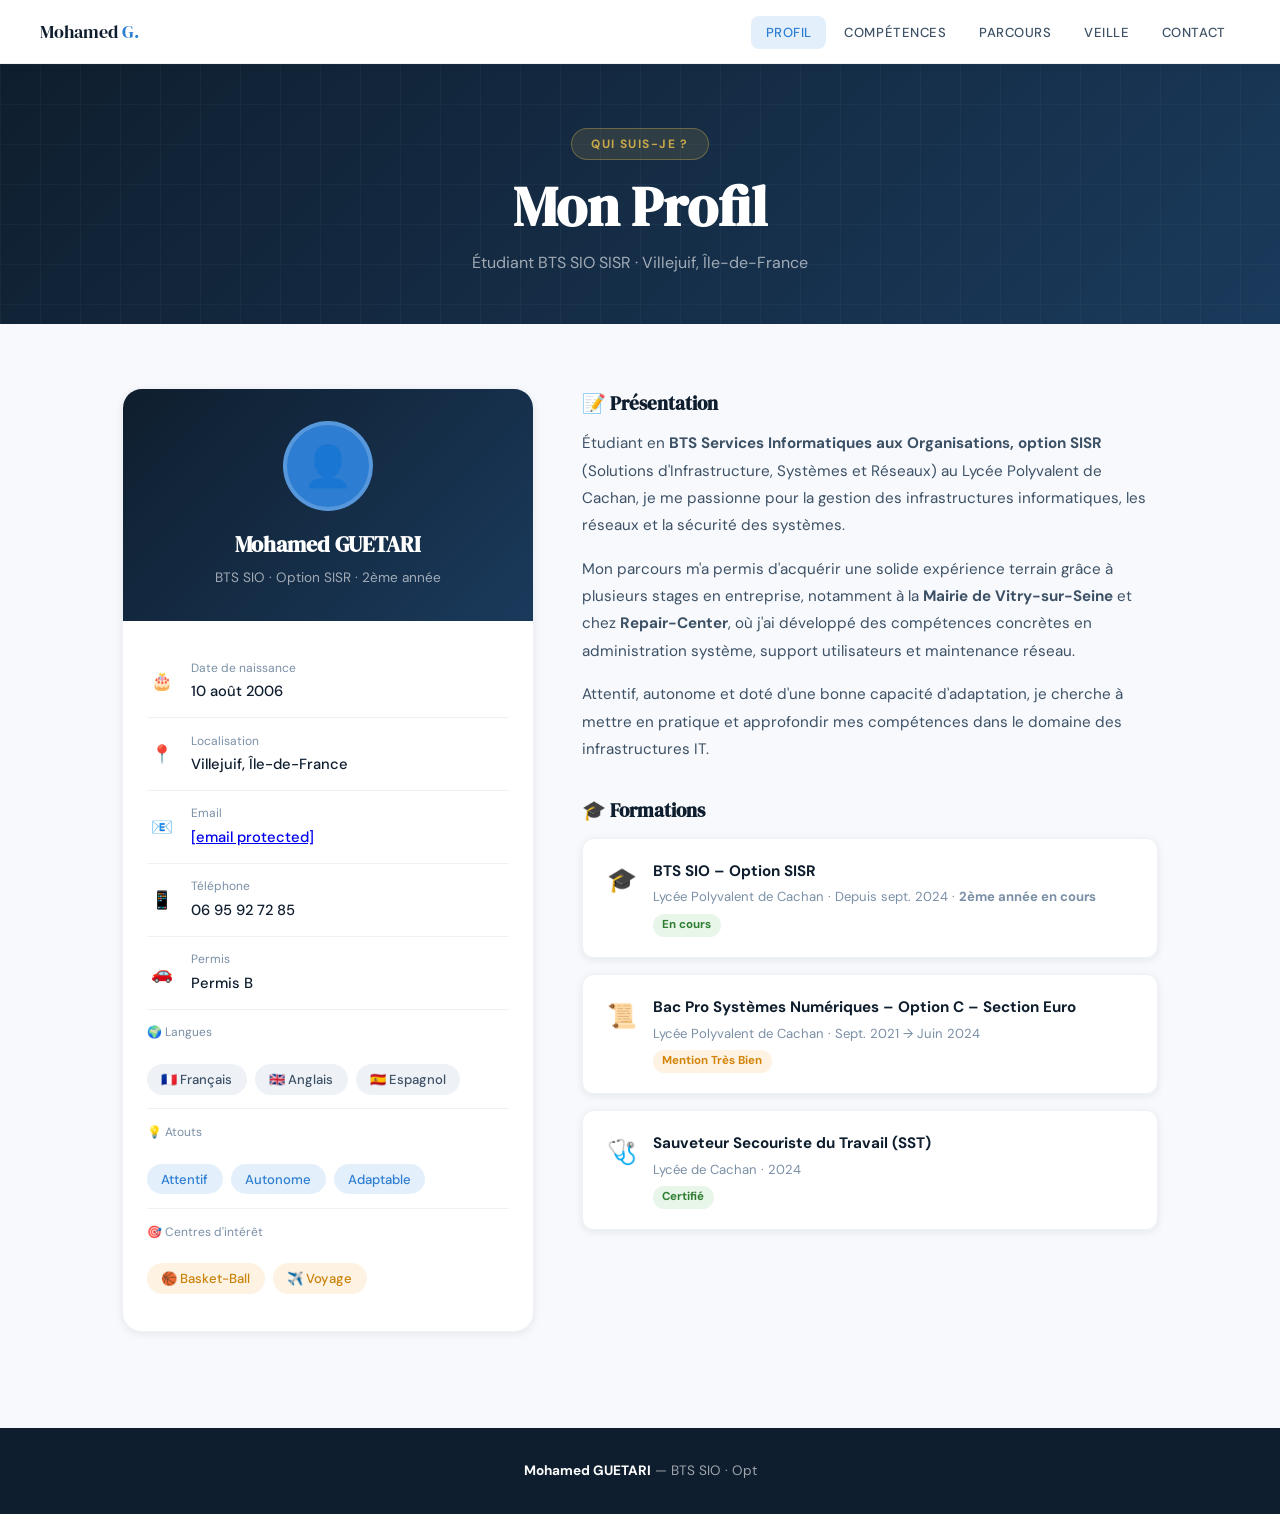
<file: profil.html>
<!DOCTYPE html>
<html lang="fr">
<head>
<meta charset="UTF-8">
<meta name="viewport" content="width=device-width, initial-scale=1.0">
<title>Profil – Mohamed GUETARI</title>
<link rel="stylesheet" href="shared.css">
<style>
.about-grid { display: grid; grid-template-columns: 1fr 1.4fr; gap: 3rem; align-items: start; }
.info-card {
  background: white; border-radius: var(--radius-lg);
  border: 1px solid var(--gray-100); overflow: hidden; box-shadow: var(--shadow-sm);
}
.info-card-top {
  background: linear-gradient(135deg, var(--navy), var(--blue));
  padding: 2rem; text-align: center;
}
.avatar {
  width: 90px; height: 90px; border-radius: 50%;
  background: var(--accent); margin: 0 auto 1rem;
  display: flex; align-items: center; justify-content: center;
  font-size: 2.5rem; border: 4px solid rgba(255,255,255,0.2);
}
.info-card-top h2 { font-family: 'DM Serif Display', serif; color: white; font-size: 1.4rem; }
.info-card-top p { color: rgba(255,255,255,0.6); font-size: 0.85rem; margin-top: 0.3rem; }
.info-card-body { padding: 1.5rem; }
.info-row {
  display: flex; align-items: center; gap: 0.85rem;
  padding: 0.85rem 0; border-bottom: 1px solid var(--gray-100);
}
.info-row:last-child { border-bottom: none; }
.info-icon { font-size: 1.1rem; width: 30px; text-align: center; }
.info-label { font-size: 0.75rem; color: var(--gray-500); display: block; }
.info-value { font-size: 0.92rem; font-weight: 500; color: var(--navy); }

.chips { display: flex; flex-wrap: wrap; gap: 0.5rem; margin-top: 0.5rem; }
.chip {
  padding: 0.3rem 0.9rem; background: var(--gray-100);
  border-radius: 50px; font-size: 0.82rem; font-weight: 500; color: var(--gray-700);
}
.chip-accent { background: #e3f0fb; color: var(--accent); }
.chip-gold { background: #fef3e2; color: #c9820a; }

.about-right {}
.about-block { margin-bottom: 2rem; }
.about-block h3 {
  font-family: 'DM Serif Display', serif; font-size: 1.2rem;
  color: var(--navy); margin-bottom: 0.75rem;
  display: flex; align-items: center; gap: 0.5rem;
}
.about-block p { color: var(--gray-700); line-height: 1.8; font-size: 0.95rem; }

.formation-item {
  background: white; border-radius: var(--radius); padding: 1.25rem 1.5rem;
  border: 1px solid var(--gray-100); margin-bottom: 1rem; box-shadow: var(--shadow-sm);
  display: flex; gap: 1rem; align-items: flex-start;
}
.formation-icon { font-size: 1.5rem; margin-top: 0.1rem; }
.formation-title { font-weight: 700; color: var(--navy); font-size: 0.95rem; }
.formation-sub { color: var(--gray-500); font-size: 0.82rem; margin-top: 0.2rem; }
.formation-badge {
  display: inline-block; margin-top: 0.4rem;
  font-size: 0.72rem; font-weight: 700; padding: 0.15rem 0.6rem;
  border-radius: 50px; background: #e8f5e9; color: #2e7d32;
}

@media (max-width: 768px) { .about-grid { grid-template-columns: 1fr; } }
</style>
</head>
<body>
<nav>
  <a href="index.html" class="nav-logo">Mohamed <span>G.</span></a>
  <ul class="nav-links">
    <li><a href="profil.html" class="active">Profil</a></li>
    <li><a href="competences.html">Compétences</a></li>
    <li><a href="parcours.html">Parcours</a></li>
    <li><a href="veille.html">Veille</a></li>
    <li><a href="contact on website.html">Contact</a></li>
  </ul>
</nav>

<div class="page-header">
  <div class="page-header-badge">Qui suis-je ?</div>
  <h1>Mon Profil</h1>
  <p>Étudiant BTS SIO SISR · Villejuif, Île-de-France</p>
</div>

<div class="content">
  <div class="about-grid">

    <!-- LEFT: carte identité -->
    <div class="fade">
      <div class="info-card">
        <div class="info-card-top">
          <div class="avatar">👤</div>
          <h2>Mohamed GUETARI</h2>
          <p>BTS SIO · Option SISR · 2ème année</p>
        </div>
        <div class="info-card-body">
          <div class="info-row">
            <span class="info-icon">🎂</span>
            <div><span class="info-label">Date de naissance</span><span class="info-value">10 août 2006</span></div>
          </div>
          <div class="info-row">
            <span class="info-icon">📍</span>
            <div><span class="info-label">Localisation</span><span class="info-value">Villejuif, Île-de-France</span></div>
          </div>
          <div class="info-row">
            <span class="info-icon">📧</span>
            <div><span class="info-label">Email</span><span class="info-value"><a href="/cdn-cgi/l/email-protection" class="__cf_email__" data-cfemail="7e1311161f131b1a190b1b0a1f0c17484b3e19131f1712501d1113">[email&#160;protected]</a></span></div>
          </div>
          <div class="info-row">
            <span class="info-icon">📱</span>
            <div><span class="info-label">Téléphone</span><span class="info-value">06 95 92 72 85</span></div>
          </div>
          <div class="info-row">
            <span class="info-icon">🚗</span>
            <div><span class="info-label">Permis</span><span class="info-value">Permis B</span></div>
          </div>
          <div class="info-row" style="flex-direction:column; align-items:flex-start;">
            <span class="info-label">🌍 Langues</span>
            <div class="chips" style="margin-top:0.5rem">
              <span class="chip">🇫🇷 Français</span>
              <span class="chip">🇬🇧 Anglais</span>
              <span class="chip">🇪🇸 Espagnol</span>
            </div>
          </div>
          <div class="info-row" style="flex-direction:column; align-items:flex-start;">
            <span class="info-label">💡 Atouts</span>
            <div class="chips" style="margin-top:0.5rem">
              <span class="chip chip-accent">Attentif</span>
              <span class="chip chip-accent">Autonome</span>
              <span class="chip chip-accent">Adaptable</span>
            </div>
          </div>
          <div class="info-row" style="flex-direction:column; align-items:flex-start;">
            <span class="info-label">🎯 Centres d'intérêt</span>
            <div class="chips" style="margin-top:0.5rem">
              <span class="chip chip-gold">🏀 Basket-Ball</span>
              <span class="chip chip-gold">✈️ Voyage</span>
            </div>
          </div>
        </div>
      </div>
    </div>

    <!-- RIGHT -->
    <div class="fade" style="animation-delay:0.15s">

      <div class="about-block">
        <h3>📝 Présentation</h3>
        <p>Étudiant en <strong>BTS Services Informatiques aux Organisations, option SISR</strong> (Solutions d'Infrastructure, Systèmes et Réseaux) au Lycée Polyvalent de Cachan, je me passionne pour la gestion des infrastructures informatiques, les réseaux et la sécurité des systèmes.</p>
        <p style="margin-top:1rem">Mon parcours m'a permis d'acquérir une solide expérience terrain grâce à plusieurs stages en entreprise, notamment à la <strong>Mairie de Vitry-sur-Seine</strong> et chez <strong>Repair-Center</strong>, où j'ai développé des compétences concrètes en administration système, support utilisateurs et maintenance réseau.</p>
        <p style="margin-top:1rem">Attentif, autonome et doté d'une bonne capacité d'adaptation, je cherche à mettre en pratique et approfondir mes compétences dans le domaine des infrastructures IT.</p>
      </div>

      <div class="about-block">
        <h3>🎓 Formations</h3>

        <div class="formation-item">
          <div class="formation-icon">🎓</div>
          <div>
            <div class="formation-title">BTS SIO – Option SISR</div>
            <div class="formation-sub">Lycée Polyvalent de Cachan · Depuis sept. 2024 · <strong>2ème année en cours</strong></div>
            <span class="formation-badge">En cours</span>
          </div>
        </div>

        <div class="formation-item">
          <div class="formation-icon">📜</div>
          <div>
            <div class="formation-title">Bac Pro Systèmes Numériques – Option C – Section Euro</div>
            <div class="formation-sub">Lycée Polyvalent de Cachan · Sept. 2021 → Juin 2024</div>
            <span class="formation-badge" style="background:#fef3e2;color:#d4830a">Mention Très Bien</span>
          </div>
        </div>

        <div class="formation-item">
          <div class="formation-icon">🩺</div>
          <div>
            <div class="formation-title">Sauveteur Secouriste du Travail (SST)</div>
            <div class="formation-sub">Lycée de Cachan · 2024</div>
            <span class="formation-badge">Certifié</span>
          </div>
        </div>
      </div>

    </div>
  </div>
</div>

<footer>
  <p><strong>Mohamed GUETARI</strong> — BTS SIO · Opt
</file>
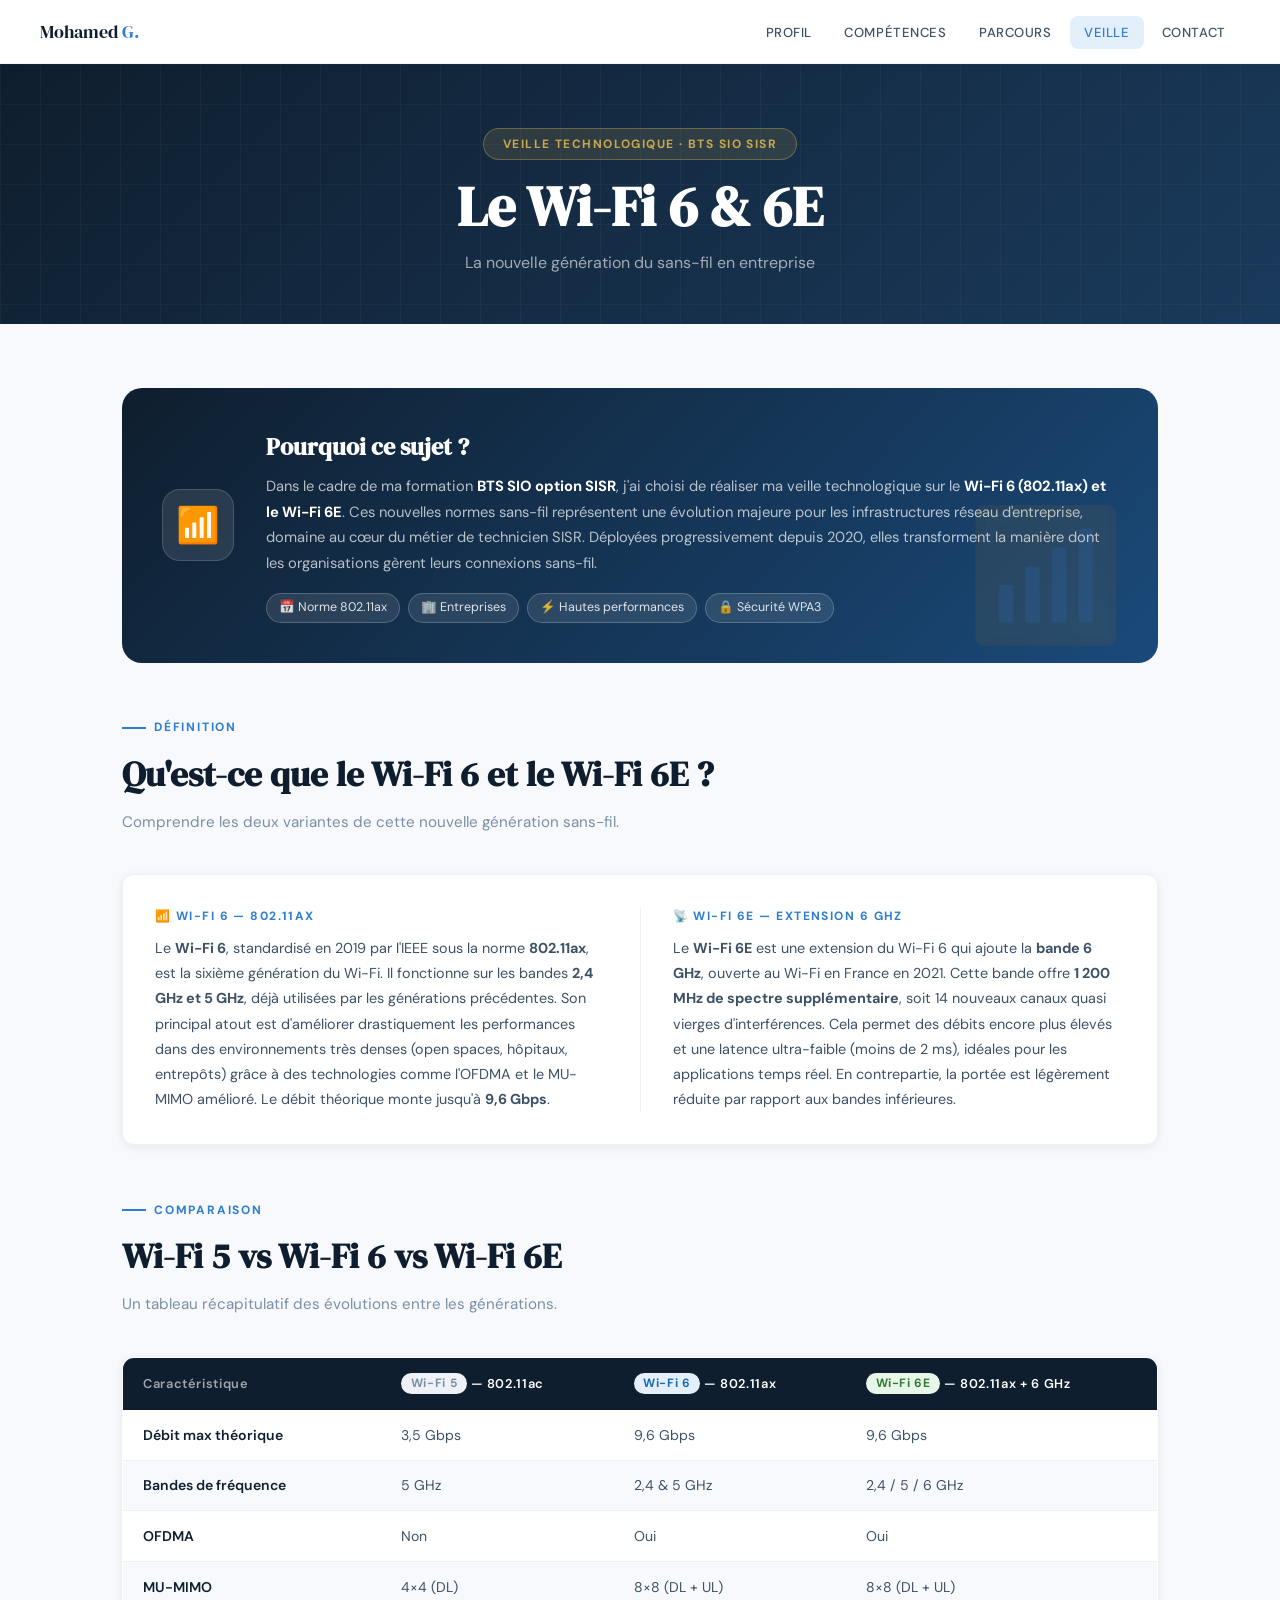
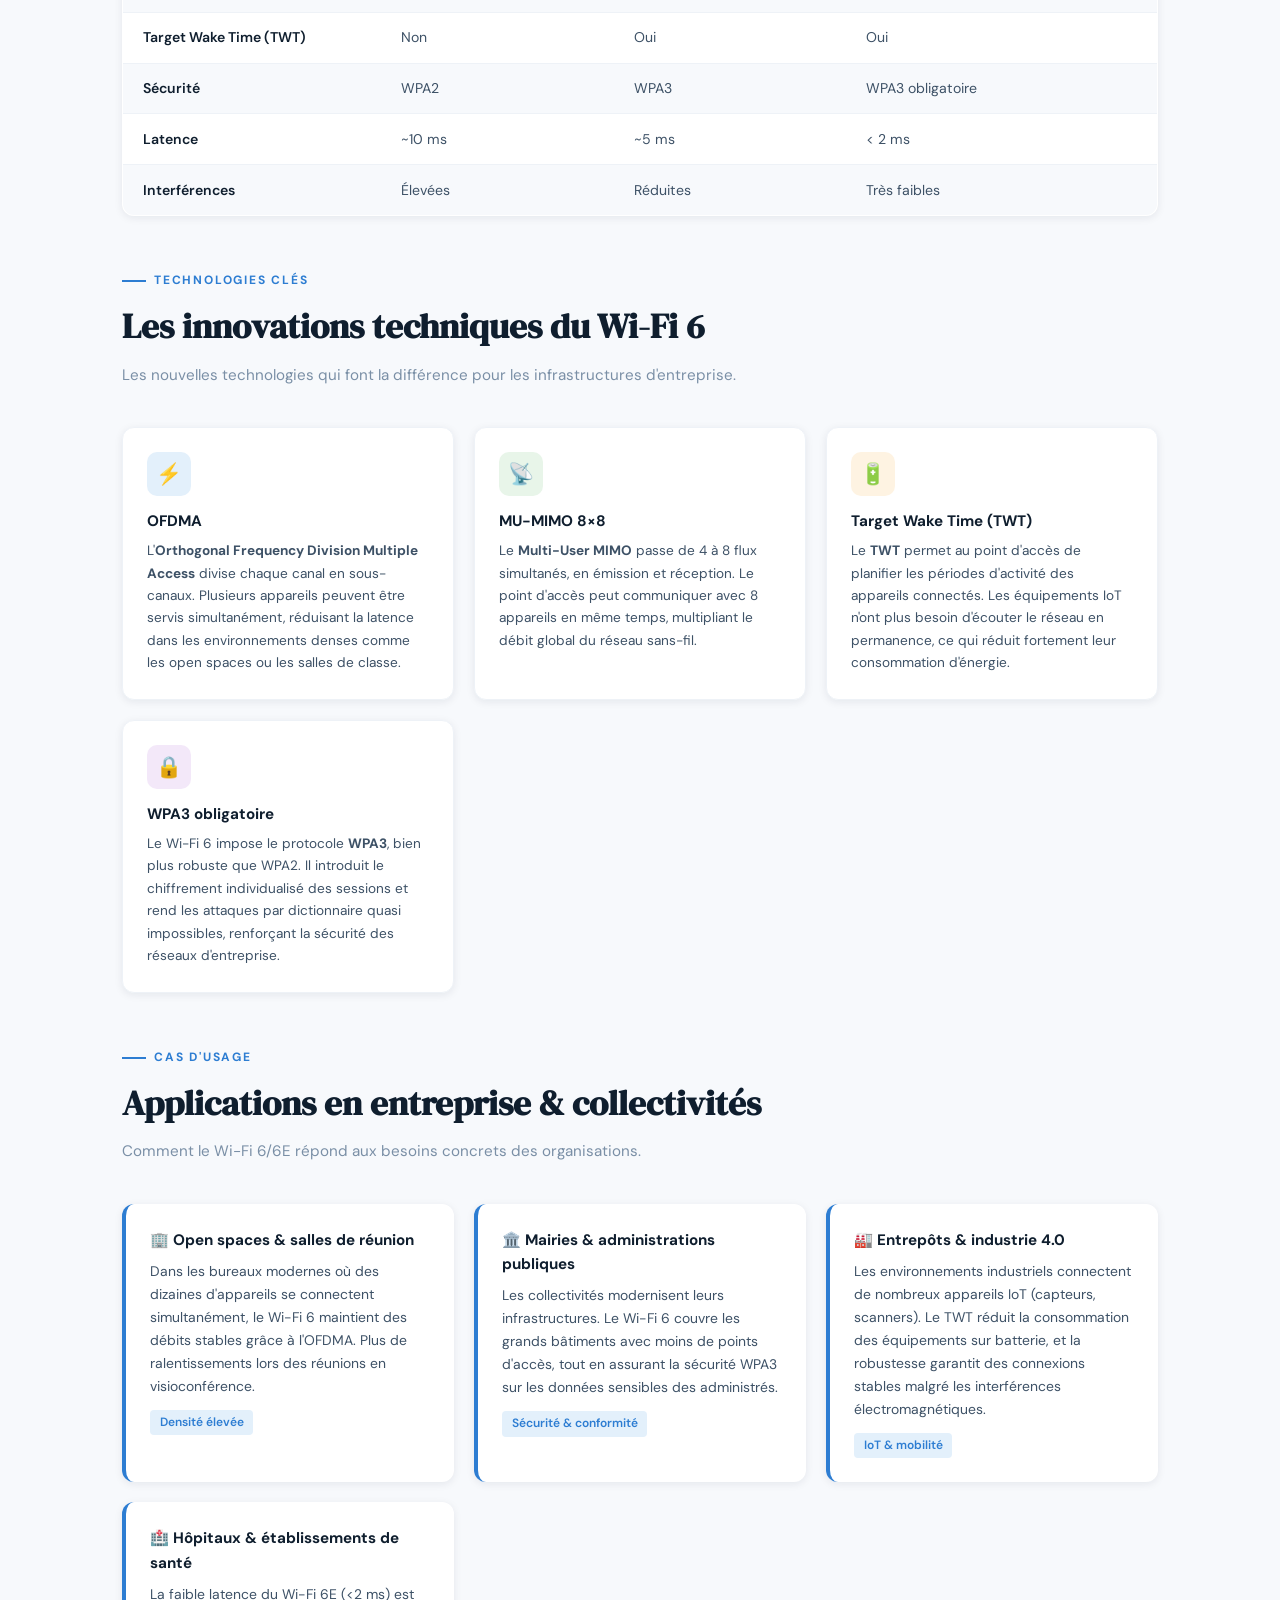
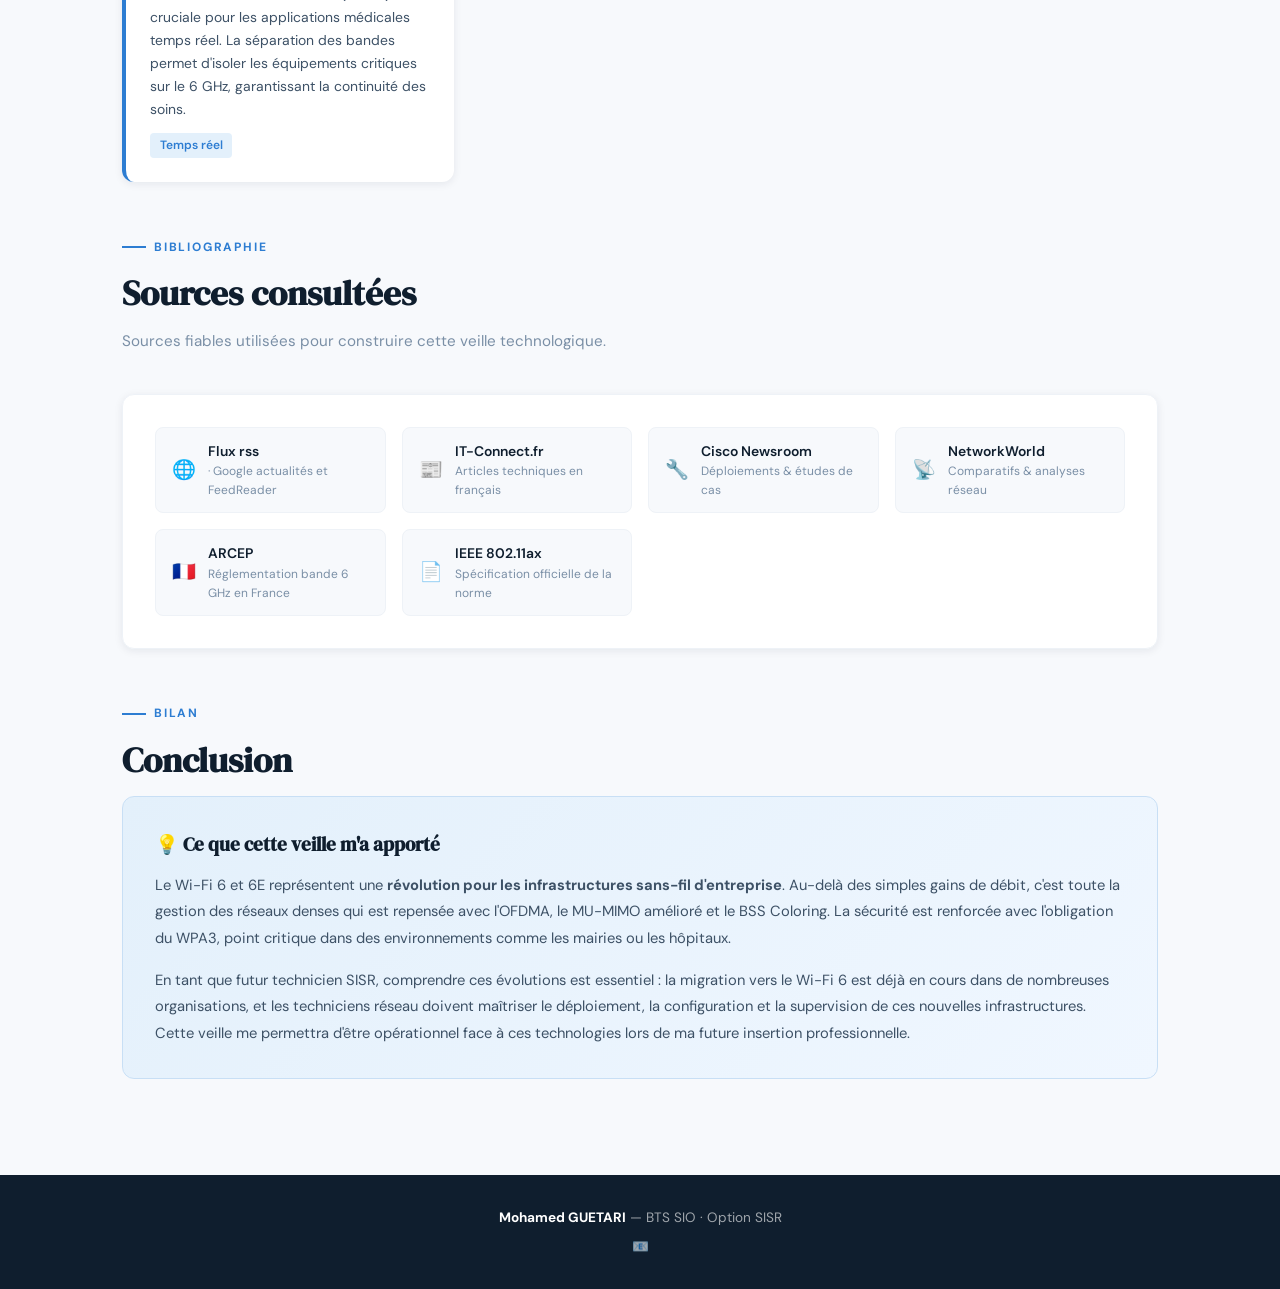
<file: veille.html>
<!DOCTYPE html>
<html lang="fr">
<head>
<meta charset="UTF-8">
<meta name="viewport" content="width=device-width, initial-scale=1.0">
<title>Veille Technologique – Mohamed GUETARI</title>
<link rel="stylesheet" href="shared.css">
<style>

/* INTRO BANNER */
.veille-intro {
  background: linear-gradient(135deg, var(--navy), #1a4a7a);
  border-radius: var(--radius-lg); padding: 2.5rem;
  display: flex; gap: 2rem; align-items: center;
  margin-bottom: 3rem; position: relative; overflow: hidden;
}
.veille-intro::before {
  content: '📶';
  position: absolute; right: 2rem; bottom: -1rem;
  font-size: 8rem; opacity: 0.07; pointer-events: none;
}
.veille-intro-icon {
  width: 72px; height: 72px; border-radius: 18px;
  background: rgba(255,255,255,0.1); border: 1px solid rgba(255,255,255,0.15);
  display: flex; align-items: center; justify-content: center;
  font-size: 2.2rem; flex-shrink: 0;
}
.veille-intro-text h2 {
  font-family: 'DM Serif Display', serif;
  color: white; font-size: 1.5rem; margin-bottom: 0.5rem;
}
.veille-intro-text p { color: rgba(255,255,255,0.7); line-height: 1.75; font-size: 0.92rem; }
.veille-intro-text strong { color: white; }
.intro-tags { display: flex; flex-wrap: wrap; gap: 0.5rem; margin-top: 1rem; }
.intro-tag {
  background: rgba(255,255,255,0.1); border: 1px solid rgba(255,255,255,0.2);
  color: rgba(255,255,255,0.85); font-size: 0.78rem; padding: 0.25rem 0.75rem;
  border-radius: 50px;
}

/* DEFINITION */
.def-card {
  background: white; border-radius: var(--radius); padding: 2rem;
  border: 1px solid var(--gray-100); box-shadow: var(--shadow-sm);
  display: grid; grid-template-columns: 1fr 1px 1fr; gap: 2rem;
  margin-bottom: 3rem;
}
.def-block h4 {
  font-size: 0.75rem; font-weight: 700; letter-spacing: 0.12em;
  text-transform: uppercase; color: var(--accent); margin-bottom: 0.6rem;
}
.def-block p { color: var(--gray-700); font-size: 0.9rem; line-height: 1.75; }
.def-divider { background: var(--gray-100); }

/* COMPARAISON TABLEAU */
.compare-table {
  width: 100%; border-collapse: collapse; background: white;
  border-radius: var(--radius); overflow: hidden;
  box-shadow: var(--shadow-sm); border: 1px solid var(--gray-100);
  margin-bottom: 3rem; font-size: 0.88rem;
}
.compare-table th {
  background: var(--navy); color: white; padding: 1rem 1.25rem;
  text-align: left; font-size: 0.8rem; letter-spacing: 0.05em; font-weight: 600;
}
.compare-table th:first-child { color: rgba(255,255,255,0.6); }
.compare-table td { padding: 0.85rem 1.25rem; border-bottom: 1px solid var(--gray-100); color: var(--gray-700); }
.compare-table tr:last-child td { border-bottom: none; }
.compare-table tr:nth-child(even) td { background: var(--off-white); }
.compare-table td:first-child { font-weight: 600; color: var(--navy); }
.badge-wifi6  { background:#e3f0fb; color:#1a6ab3; padding:0.15rem 0.6rem; border-radius:50px; font-size:0.75rem; font-weight:700; }
.badge-wifi6e { background:#e8f5e9; color:#2e7d32; padding:0.15rem 0.6rem; border-radius:50px; font-size:0.75rem; font-weight:700; }
.badge-wifi5  { background:var(--gray-100); color:var(--gray-500); padding:0.15rem 0.6rem; border-radius:50px; font-size:0.75rem; font-weight:700; }

/* CARDS AVANTAGES */
.avantages-grid { display: grid; grid-template-columns: repeat(auto-fit, minmax(260px, 1fr)); gap: 1.25rem; margin-bottom: 3rem; }
.avantage-card {
  background: white; border-radius: var(--radius); padding: 1.5rem;
  border: 1px solid var(--gray-100); box-shadow: var(--shadow-sm);
  transition: transform 0.25s, box-shadow 0.25s;
}
.avantage-card:hover { transform: translateY(-3px); box-shadow: var(--shadow-md); }
.av-icon { width: 44px; height: 44px; border-radius: 10px; display: flex; align-items: center; justify-content: center; font-size: 1.3rem; margin-bottom: 0.85rem; }
.avantage-card h4 { font-weight: 700; color: var(--navy); font-size: 0.95rem; margin-bottom: 0.4rem; }
.avantage-card p { color: var(--gray-700); font-size: 0.85rem; line-height: 1.65; }

/* USAGE ENTREPRISE */
.usage-grid { display: grid; grid-template-columns: repeat(auto-fit, minmax(280px, 1fr)); gap: 1.25rem; margin-bottom: 3rem; }
.usage-card {
  background: white; border-radius: var(--radius); padding: 1.5rem;
  border-left: 4px solid var(--accent); box-shadow: var(--shadow-sm);
}
.usage-card h4 { font-weight: 700; color: var(--navy); margin-bottom: 0.5rem; font-size: 0.95rem; }
.usage-card p { color: var(--gray-700); font-size: 0.87rem; line-height: 1.65; }
.usage-tag { display: inline-block; margin-top: 0.75rem; font-size: 0.75rem; font-weight: 600; color: var(--accent); background: #e3f0fb; padding: 0.2rem 0.6rem; border-radius: 4px; }

/* SOURCES */
.sources-section {
  background: white; border-radius: var(--radius); padding: 2rem;
  border: 1px solid var(--gray-100); box-shadow: var(--shadow-sm); margin-bottom: 3rem;
}
.sources-section h3 { font-family: 'DM Serif Display', serif; font-size: 1.2rem; color: var(--navy); margin-bottom: 1.25rem; }
.sources-grid { display: grid; grid-template-columns: repeat(auto-fit, minmax(200px, 1fr)); gap: 1rem; }
.source-item {
  display: flex; align-items: center; gap: 0.75rem;
  background: var(--off-white); border-radius: 8px; padding: 0.75rem 1rem;
  border: 1px solid var(--gray-100);
}
.source-item span { font-size: 1.2rem; }
.source-name { font-weight: 600; color: var(--navy); font-size: 0.87rem; }
.source-type { font-size: 0.75rem; color: var(--gray-500); }

/* CONCLUSION */
.conclusion-card {
  background: linear-gradient(135deg, #e3f0fb, #f0f7ff);
  border-radius: var(--radius); padding: 2rem;
  border: 1px solid #c8dff5;
}
.conclusion-card h3 { font-family: 'DM Serif Display', serif; font-size: 1.2rem; color: var(--navy); margin-bottom: 0.75rem; }
.conclusion-card p { color: var(--gray-700); font-size: 0.92rem; line-height: 1.8; }

@media (max-width: 680px) {
  .def-card { grid-template-columns: 1fr; }
  .def-divider { display: none; }
  .veille-intro { flex-direction: column; }
  .compare-table { font-size: 0.78rem; }
  .compare-table th, .compare-table td { padding: 0.6rem 0.75rem; }
}
</style>
</head>
<body>
<nav>
  <a href="index.html" class="nav-logo">Mohamed <span>G.</span></a>
  <ul class="nav-links">
    <li><a href="profil.html">Profil</a></li>
    <li><a href="competences.html">Compétences</a></li>
    <li><a href="parcours.html">Parcours</a></li>
    <li><a href="veille.html" class="active">Veille</a></li>
    <li><a href="contact on website.html">Contact</a></li>
  </ul>
</nav>

<div class="page-header">
  <div class="page-header-badge">Veille Technologique · BTS SIO SISR</div>
  <h1>Le Wi-Fi 6 & 6E</h1>
  <p>La nouvelle génération du sans-fil en entreprise</p>
</div>

<div class="content">

  <!-- INTRO -->
  <div class="veille-intro fade">
    <div class="veille-intro-icon">📶</div>
    <div class="veille-intro-text">
      <h2>Pourquoi ce sujet ?</h2>
      <p>Dans le cadre de ma formation <strong>BTS SIO option SISR</strong>, j'ai choisi de réaliser ma veille technologique sur le <strong>Wi-Fi 6 (802.11ax) et le Wi-Fi 6E</strong>. Ces nouvelles normes sans-fil représentent une évolution majeure pour les infrastructures réseau d'entreprise, domaine au cœur du métier de technicien SISR. Déployées progressivement depuis 2020, elles transforment la manière dont les organisations gèrent leurs connexions sans-fil.</p>
      <div class="intro-tags">
        <span class="intro-tag">📅 Norme 802.11ax</span>
        <span class="intro-tag">🏢 Entreprises</span>
        <span class="intro-tag">⚡ Hautes performances</span>
        <span class="intro-tag">🔒 Sécurité WPA3</span>
      </div>
    </div>
  </div>

  <!-- DÉFINITION -->
  <div class="section-label">Définition</div>
  <h2 class="section-title">Qu'est-ce que le Wi-Fi 6 et le Wi-Fi 6E ?</h2>
  <p class="section-sub">Comprendre les deux variantes de cette nouvelle génération sans-fil.</p>

  <div class="def-card fade">
    <div class="def-block">
      <h4>📶 Wi-Fi 6 — 802.11ax</h4>
      <p>Le <strong>Wi-Fi 6</strong>, standardisé en 2019 par l'IEEE sous la norme <strong>802.11ax</strong>, est la sixième génération du Wi-Fi. Il fonctionne sur les bandes <strong>2,4 GHz et 5 GHz</strong>, déjà utilisées par les générations précédentes. Son principal atout est d'améliorer drastiquement les performances dans des environnements très denses (open spaces, hôpitaux, entrepôts) grâce à des technologies comme l'OFDMA et le MU-MIMO amélioré. Le débit théorique monte jusqu'à <strong>9,6 Gbps</strong>.</p>
    </div>
    <div class="def-divider"></div>
    <div class="def-block">
      <h4>📡 Wi-Fi 6E — Extension 6 GHz</h4>
      <p>Le <strong>Wi-Fi 6E</strong> est une extension du Wi-Fi 6 qui ajoute la <strong>bande 6 GHz</strong>, ouverte au Wi-Fi en France en 2021. Cette bande offre <strong>1 200 MHz de spectre supplémentaire</strong>, soit 14 nouveaux canaux quasi vierges d'interférences. Cela permet des débits encore plus élevés et une latence ultra-faible (moins de 2 ms), idéales pour les applications temps réel. En contrepartie, la portée est légèrement réduite par rapport aux bandes inférieures.</p>
    </div>
  </div>

  <!-- COMPARAISON -->
  <div class="section-label">Comparaison</div>
  <h2 class="section-title">Wi-Fi 5 vs Wi-Fi 6 vs Wi-Fi 6E</h2>
  <p class="section-sub">Un tableau récapitulatif des évolutions entre les générations.</p>

  <table class="compare-table fade">
    <thead>
      <tr>
        <th>Caractéristique</th>
        <th><span class="badge-wifi5">Wi-Fi 5</span> — 802.11ac</th>
        <th><span class="badge-wifi6">Wi-Fi 6</span> — 802.11ax</th>
        <th><span class="badge-wifi6e">Wi-Fi 6E</span> — 802.11ax + 6 GHz</th>
      </tr>
    </thead>
    <tbody>
      <tr><td>Débit max théorique</td><td>3,5 Gbps</td><td>9,6 Gbps</td><td>9,6 Gbps</td></tr>
      <tr><td>Bandes de fréquence</td><td>5 GHz</td><td>2,4 & 5 GHz</td><td>2,4 / 5 / 6 GHz</td></tr>
      <tr><td>OFDMA</td><td>Non</td><td>Oui</td><td>Oui</td></tr>
      <tr><td>MU-MIMO</td><td>4×4 (DL)</td><td>8×8 (DL + UL)</td><td>8×8 (DL + UL)</td></tr>
      <tr><td>Target Wake Time (TWT)</td><td>Non</td><td>Oui</td><td>Oui</td></tr>
      <tr><td>Sécurité</td><td>WPA2</td><td>WPA3</td><td>WPA3 obligatoire</td></tr>
      <tr><td>Latence</td><td>~10 ms</td><td>~5 ms</td><td>&lt; 2 ms</td></tr>
      <tr><td>Interférences</td><td>Élevées</td><td>Réduites</td><td>Très faibles</td></tr>
    </tbody>
  </table>

  <!-- TECHNOLOGIES CLÉS -->
  <div class="section-label">Technologies clés</div>
  <h2 class="section-title">Les innovations techniques du Wi-Fi 6</h2>
  <p class="section-sub">Les nouvelles technologies qui font la différence pour les infrastructures d'entreprise.</p>

  <div class="avantages-grid">
    <div class="avantage-card fade" style="animation-delay:0.05s">
      <div class="av-icon" style="background:#e3f0fb">⚡</div>
      <h4>OFDMA</h4>
      <p>L'<strong>Orthogonal Frequency Division Multiple Access</strong> divise chaque canal en sous-canaux. Plusieurs appareils peuvent être servis simultanément, réduisant la latence dans les environnements denses comme les open spaces ou les salles de classe.</p>
    </div>
    <div class="avantage-card fade" style="animation-delay:0.1s">
      <div class="av-icon" style="background:#e8f5e9">📡</div>
      <h4>MU-MIMO 8×8</h4>
      <p>Le <strong>Multi-User MIMO</strong> passe de 4 à 8 flux simultanés, en émission et réception. Le point d'accès peut communiquer avec 8 appareils en même temps, multipliant le débit global du réseau sans-fil.</p>
    </div>
    <div class="avantage-card fade" style="animation-delay:0.15s">
      <div class="av-icon" style="background:#fef3e2">🔋</div>
      <h4>Target Wake Time (TWT)</h4>
      <p>Le <strong>TWT</strong> permet au point d'accès de planifier les périodes d'activité des appareils connectés. Les équipements IoT n'ont plus besoin d'écouter le réseau en permanence, ce qui réduit fortement leur consommation d'énergie.</p>
    </div>
    <div class="avantage-card fade" style="animation-delay:0.2s">
      <div class="av-icon" style="background:#f3e8f9">🔒</div>
      <h4>WPA3 obligatoire</h4>
      <p>Le Wi-Fi 6 impose le protocole <strong>WPA3</strong>, bien plus robuste que WPA2. Il introduit le chiffrement individualisé des sessions et rend les attaques par dictionnaire quasi impossibles, renforçant la sécurité des réseaux d'entreprise.</p>
    </div>
  </div>

  <!-- USAGES ENTREPRISE -->
  <div class="section-label">Cas d'usage</div>
  <h2 class="section-title">Applications en entreprise & collectivités</h2>
  <p class="section-sub">Comment le Wi-Fi 6/6E répond aux besoins concrets des organisations.</p>

  <div class="usage-grid">
    <div class="usage-card fade" style="animation-delay:0.05s">
      <h4>🏢 Open spaces & salles de réunion</h4>
      <p>Dans les bureaux modernes où des dizaines d'appareils se connectent simultanément, le Wi-Fi 6 maintient des débits stables grâce à l'OFDMA. Plus de ralentissements lors des réunions en visioconférence.</p>
      <span class="usage-tag">Densité élevée</span>
    </div>
    <div class="usage-card fade" style="animation-delay:0.1s">
      <h4>🏛️ Mairies & administrations publiques</h4>
      <p>Les collectivités modernisent leurs infrastructures. Le Wi-Fi 6 couvre les grands bâtiments avec moins de points d'accès, tout en assurant la sécurité WPA3 sur les données sensibles des administrés.</p>
      <span class="usage-tag">Sécurité & conformité</span>
    </div>
    <div class="usage-card fade" style="animation-delay:0.15s">
      <h4>🏭 Entrepôts & industrie 4.0</h4>
      <p>Les environnements industriels connectent de nombreux appareils IoT (capteurs, scanners). Le TWT réduit la consommation des équipements sur batterie, et la robustesse garantit des connexions stables malgré les interférences électromagnétiques.</p>
      <span class="usage-tag">IoT & mobilité</span>
    </div>
    <div class="usage-card fade" style="animation-delay:0.2s">
      <h4>🏥 Hôpitaux & établissements de santé</h4>
      <p>La faible latence du Wi-Fi 6E (&lt;2 ms) est cruciale pour les applications médicales temps réel. La séparation des bandes permet d'isoler les équipements critiques sur le 6 GHz, garantissant la continuité des soins.</p>
      <span class="usage-tag">Temps réel</span>
    </div>
  </div>

  <!-- SOURCES -->
  <div class="section-label">Bibliographie</div>
  <h2 class="section-title">Sources consultées</h2>
  <p class="section-sub">Sources fiables utilisées pour construire cette veille technologique.</p>

  <div class="sources-section fade">
    <div class="sources-grid">
      <div class="source-item">
        <span>🌐</span>
        <div><div class="source-name">Flux rss</div><div class="source-type"> · Google actualités et FeedReader</div></div>
      </div>
      <div class="source-item">
        <span>📰</span>
        <div><div class="source-name">IT-Connect.fr</div><div class="source-type">Articles techniques en français</div></div>
      </div>
      <div class="source-item">
        <span>🔧</span>
        <div><div class="source-name">Cisco Newsroom</div><div class="source-type">Déploiements & études de cas</div></div>
      </div>
      <div class="source-item">
        <span>📡</span>
        <div><div class="source-name">NetworkWorld</div><div class="source-type">Comparatifs & analyses réseau</div></div>
      </div>
      <div class="source-item">
        <span>🇫🇷</span>
        <div><div class="source-name">ARCEP</div><div class="source-type">Réglementation bande 6 GHz en France</div></div>
      </div>
      <div class="source-item">
        <span>📄</span>
        <div><div class="source-name">IEEE 802.11ax</div><div class="source-type">Spécification officielle de la norme</div></div>
      </div>
    </div>
  </div>

  <!-- CONCLUSION -->
  <div class="section-label">Bilan</div>
  <h2 class="section-title">Conclusion</h2>
  <div class="conclusion-card fade">
    <h3>💡 Ce que cette veille m'a apporté</h3>
    <p>Le Wi-Fi 6 et 6E représentent une <strong>révolution pour les infrastructures sans-fil d'entreprise</strong>. Au-delà des simples gains de débit, c'est toute la gestion des réseaux denses qui est repensée avec l'OFDMA, le MU-MIMO amélioré et le BSS Coloring. La sécurité est renforcée avec l'obligation du WPA3, point critique dans des environnements comme les mairies ou les hôpitaux.</p>
    <p style="margin-top:1rem">En tant que futur technicien SISR, comprendre ces évolutions est essentiel : la migration vers le Wi-Fi 6 est déjà en cours dans de nombreuses organisations, et les techniciens réseau doivent maîtriser le déploiement, la configuration et la supervision de ces nouvelles infrastructures. Cette veille me permettra d'être opérationnel face à ces technologies lors de ma future insertion professionnelle.</p>
  </div>

</div>

<footer>
  <p><strong>Mohamed GUETARI</strong> — BTS SIO · Option SISR</p>
  <p style="margin-top:0.4rem">📧 <a href="/cdn-cgi/l/email-protection" class="__cf_email__" data-cfemail="5e33313
</file>
<file: shared.css>
@import url('https://fonts.googleapis.com/css2?family=DM+Serif+Display:ital@0;1&family=DM+Sans:wght@300;400;500;600&display=swap');

:root {
  --navy: #0f1e2e;
  --blue: #1a3a5c;
  --accent: #2d7dd2;
  --accent-light: #5fa8e8;
  --gold: #c9a84c;
  --white: #ffffff;
  --off-white: #f7f9fc;
  --gray-100: #eef2f7;
  --gray-300: #c8d3df;
  --gray-500: #7a8fa6;
  --gray-700: #3d5166;
  --text: #1a2533;
  --shadow-sm: 0 2px 8px rgba(15,30,46,0.08);
  --shadow-md: 0 6px 24px rgba(15,30,46,0.12);
  --shadow-lg: 0 16px 48px rgba(15,30,46,0.16);
  --radius: 12px;
  --radius-lg: 20px;
}

* { margin: 0; padding: 0; box-sizing: border-box; }
html { scroll-behavior: smooth; }
body {
  font-family: 'DM Sans', sans-serif;
  background: var(--off-white);
  color: var(--text);
  line-height: 1.6;
  padding-top: 64px;
}

/* NAV */
nav {
  position: fixed; top: 0; left: 0; right: 0; z-index: 100;
  background: rgba(255,255,255,0.95);
  backdrop-filter: blur(12px);
  border-bottom: 1px solid var(--gray-100);
  padding: 0 2.5rem;
  display: flex; align-items: center; justify-content: space-between;
  height: 64px;
  box-shadow: var(--shadow-sm);
}
.nav-logo {
  font-family: 'DM Serif Display', serif;
  font-size: 1.15rem; color: var(--navy); text-decoration: none;
}
.nav-logo span { color: var(--accent); }
.nav-links { display: flex; gap: 0.25rem; list-style: none; }
.nav-links a {
  text-decoration: none; color: var(--gray-700);
  font-size: 0.82rem; font-weight: 500; letter-spacing: 0.04em;
  text-transform: uppercase; padding: 0.5rem 0.9rem; border-radius: 8px;
  transition: all 0.2s;
}
.nav-links a:hover { color: var(--accent); background: var(--gray-100); }
.nav-links a.active { color: var(--accent); background: #e3f0fb; }

/* PAGE HEADER */
.page-header {
  background: linear-gradient(135deg, var(--navy) 0%, var(--blue) 100%);
  padding: 4rem 2rem 3rem;
  text-align: center;
  position: relative; overflow: hidden;
}
.page-header::before {
  content: ''; position: absolute; inset: 0;
  background-image: linear-gradient(var(--gray-300) 1px, transparent 1px),
                    linear-gradient(90deg, var(--gray-300) 1px, transparent 1px);
  background-size: 40px 40px; opacity: 0.04;
}
.page-header-badge {
  display: inline-block;
  background: rgba(201,168,76,0.15); border: 1px solid rgba(201,168,76,0.4);
  color: var(--gold); font-size: 0.75rem; font-weight: 700;
  letter-spacing: 0.12em; text-transform: uppercase;
  padding: 0.35rem 1.2rem; border-radius: 50px; margin-bottom: 1rem;
}
.page-header h1 {
  font-family: 'DM Serif Display', serif;
  font-size: clamp(2rem, 5vw, 3.5rem); color: white; line-height: 1.1;
  position: relative;
}
.page-header p { color: rgba(255,255,255,0.6); margin-top: 0.75rem; font-size: 1rem; }

/* CONTENT */
.content { max-width: 1100px; margin: 0 auto; padding: 4rem 2rem 6rem; }
.section-label {
  display: inline-flex; align-items: center; gap: 0.5rem;
  font-size: 0.75rem; font-weight: 700; letter-spacing: 0.15em;
  text-transform: uppercase; color: var(--accent); margin-bottom: 0.5rem;
}
.section-label::before { content: ''; display: block; width: 24px; height: 2px; background: var(--accent); }
.section-title {
  font-family: 'DM Serif Display', serif;
  font-size: clamp(1.6rem, 3vw, 2.2rem); color: var(--navy); margin-bottom: 0.5rem;
}
.section-sub { color: var(--gray-500); font-size: 0.95rem; margin-bottom: 2.5rem; }

/* FOOTER */
footer {
  background: var(--navy); color: rgba(255,255,255,0.6);
  text-align: center; padding: 2rem;
  font-size: 0.85rem;
}
footer strong { color: white; }

/* CARDS */
.card {
  background: white; border-radius: var(--radius); padding: 1.75rem;
  border: 1px solid var(--gray-100); box-shadow: var(--shadow-sm);
  transition: transform 0.25s, box-shadow 0.25s;
}
.card:hover { transform: translateY(-3px); box-shadow: var(--shadow-md); }

@keyframes fadeUp {
  from { opacity: 0; transform: translateY(18px); }
  to { opacity: 1; transform: translateY(0); }
}
.fade { animation: fadeUp 0.5s ease both; }

@media (max-width: 768px) {
  .nav-links a span { display: none; }
  nav { padding: 0 1rem; }
}
</file>
